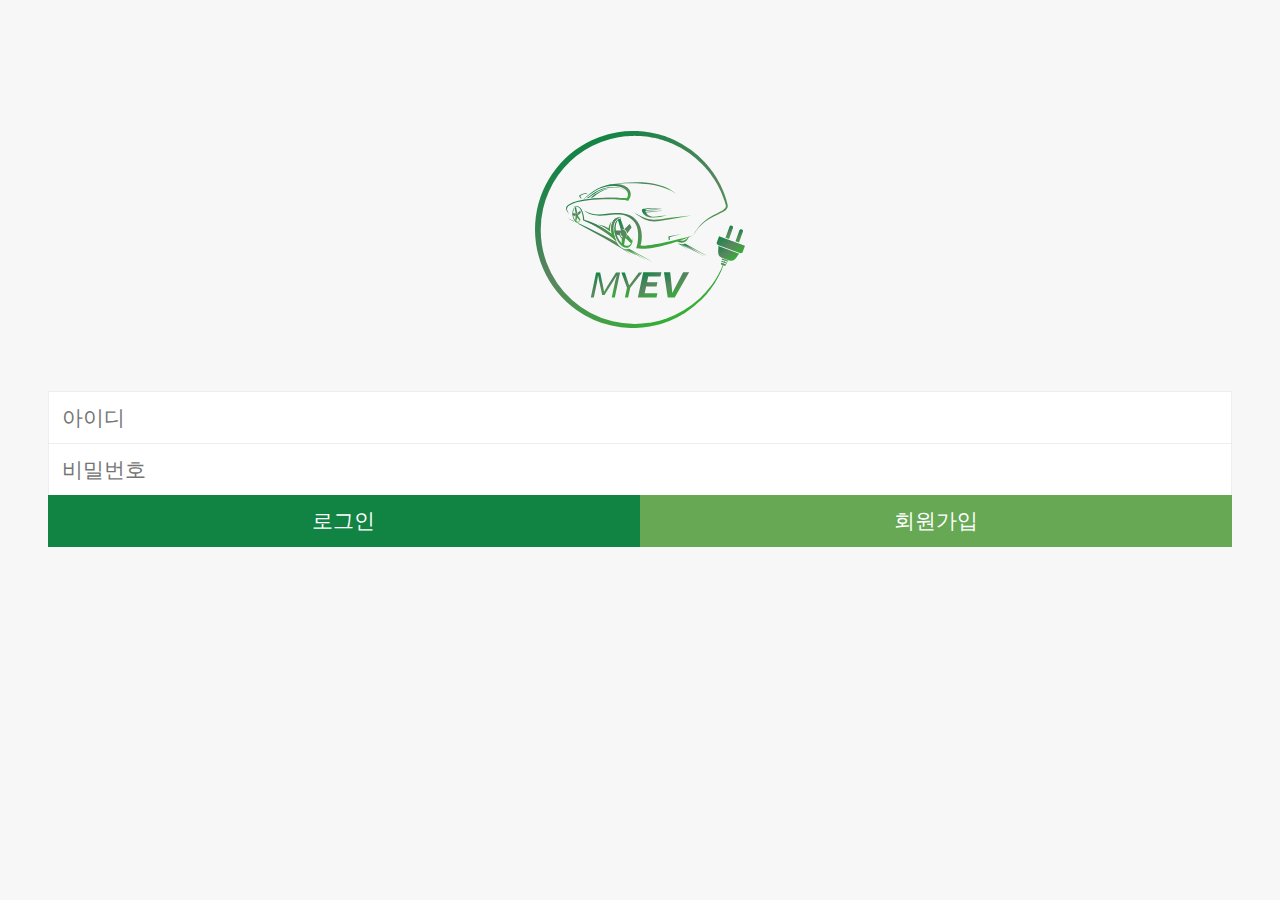
<file: login.html>
<!DOCTYPE html>
<html lang="ko">

<head>
  <meta charset="utf-8">
  <meta http-equiv="X-UA-Compatible" content="IE=edge">
  <meta name="viewport" content="width=device-width, initial-scale=1">
  <title>중속충전기</title>
  <link href="css/style.css" rel="stylesheet">
  <!-- javaScript  -->
  <script src="js/jquery-1.11.3.min.js"></script>
  <script src="js/common.js"></script>

</head>

<body class="login">
  <!-- S:skip_navi -->
  <div class="skip_navi"> <a class="sr-only sr-only-focusable" href="#header">헤더 바로가기</a> <a class="sr-only sr-only-focusable" href="#content">본문 바로가기</a> <a class="sr-only sr-only-focusable" href="#footer">푸터 바로가기</a> </div>
  <!-- E:skip_navi -->
  <!-- S:header -->
  <header id="header">
    <h1><a href="/">중속충전기</a></h1>
  </header>
  <!-- E:header -->
  <!-- S:content -->
  <article id="content">
    <fieldset>
      <legend class="sr-only">로그인정보 입력폼 입니다.</legend>
      <label class="sr-only" for="user-id">아이디를 입력하세요</label>
      <input id="user-id" name="user-id" type="text" placeholder="아이디">
      <label class="sr-only" for="user-password">비밀번호를 입력하세요</label>
      <input id="user-password" name="user-password" type="password" placeholder="비밀번호" class="passwd">
      <p class="btn-set">
        <a class="btn main" href="">로그인</a>
        <a class="btn sub" href="">회원가입</a>
      </p>
    </fieldset>
  </article>
  <!-- E:content -->
  <!-- S:footer -->
  <footer id="footer">
    <address>
        </address>
  </footer>
  <!-- E:footer -->
</body>

</html>
</file>
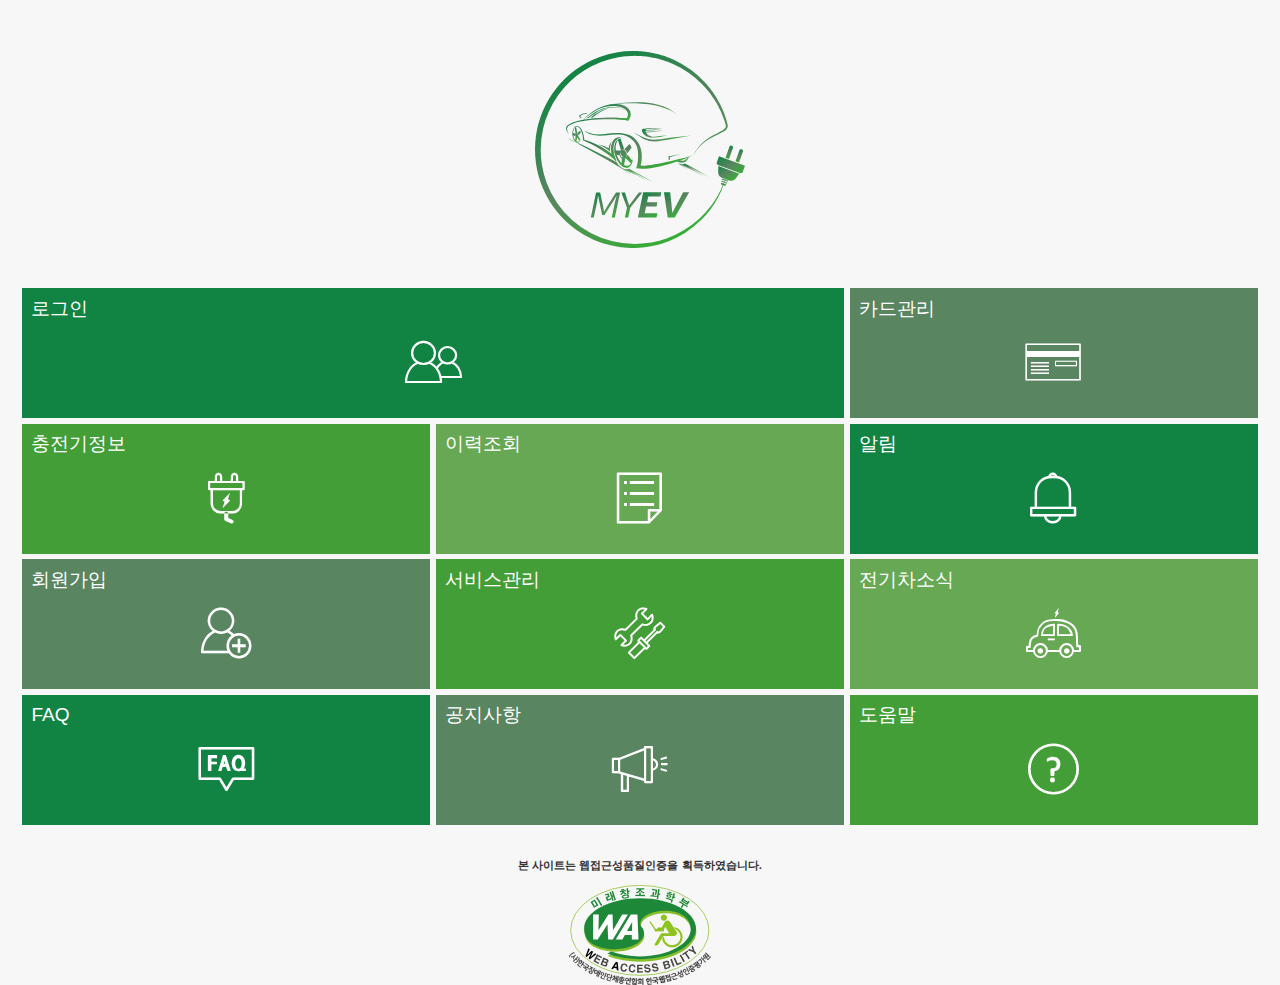
<file: main.html>
<!DOCTYPE html>
<html lang="ko">

<head>
  <meta charset="utf-8">
  <meta http-equiv="X-UA-Compatible" content="IE=edge">
  <meta name="viewport" content="width=device-width, initial-scale=1">
  <title>중속충전기</title>
  <link href="css/style.css" rel="stylesheet">
  <!-- javaScript  -->
  <script src="js/jquery-1.11.3.min.js"></script>
  <script src="js/common.js"></script>

</head>

<body class="main">
  <!-- S:skip_navi -->
  <div class="skip_navi"> <a class="sr-only sr-only-focusable" href="#header">헤더 바로가기</a> <a class="sr-only sr-only-focusable" href="#content">본문 바로가기</a> <a class="sr-only sr-only-focusable" href="#footer">푸터 바로가기</a> </div>
  <!-- E:skip_navi -->
  <!-- S:header -->
  <header id="header">
    <h1><a href="/">중속충전기</a></h1>
  </header>
  <!-- E:header -->
  <!-- S:content -->
  <article id="content">
    <nav id="main_menu">
      <ul>
        <li class="w2x">
          <a href="">
            <p>로그인</p><i class="fi icon-peoples"></i></a>
        </li>
        <li>
          <a href="">
            <p>카드관리</p><i class="fi icon-card"></i></a>
        </li>
        <li>
          <a href="">
            <p>충전기정보</p><i class="fi icon-plug"></i></a>
        </li>
        <li>
          <a href="">
            <p>이력조회</p><i class="fi icon-list"></i></a>
        </li>
        <li>
          <a href="">
            <p>알림</p><i class="fi icon-ring "></i></a>
        </li>
        <li>
          <a href="">
            <p>회원가입</p><i class="fi icon-sign"></i></a>
        </li>
        <li>
          <a href="">
            <p>서비스관리</p><i class="fi icon-service"></i></a>
        </li>
        <li>
          <a href="">
            <p>전기차소식</p><i class="fi icon-ev"></i></a>
        </li>
        <li>
          <a href="">
            <p>FAQ</p><i class="fi icon-faq"></i></a>
        </li>
        <li>
          <a href="">
            <p>공지사항</p><i class="fi icon-notice"></i></a>
        </li>
        <li>
          <a href="">
            <p>도움말</p><i class="fi icon-help"></i></a>
        </li>
      </ul>
    </nav>

    <h2 class="mark">본 사이트는 웹접근성품질인증을 획득하였습니다.</h2>

  </article>
  <!-- E:content -->
  <!-- S:footer -->
  <footer id="footer">
    <address>
        </address>
  </footer>
  <!-- E:footer -->
</body>

</html>
</file>
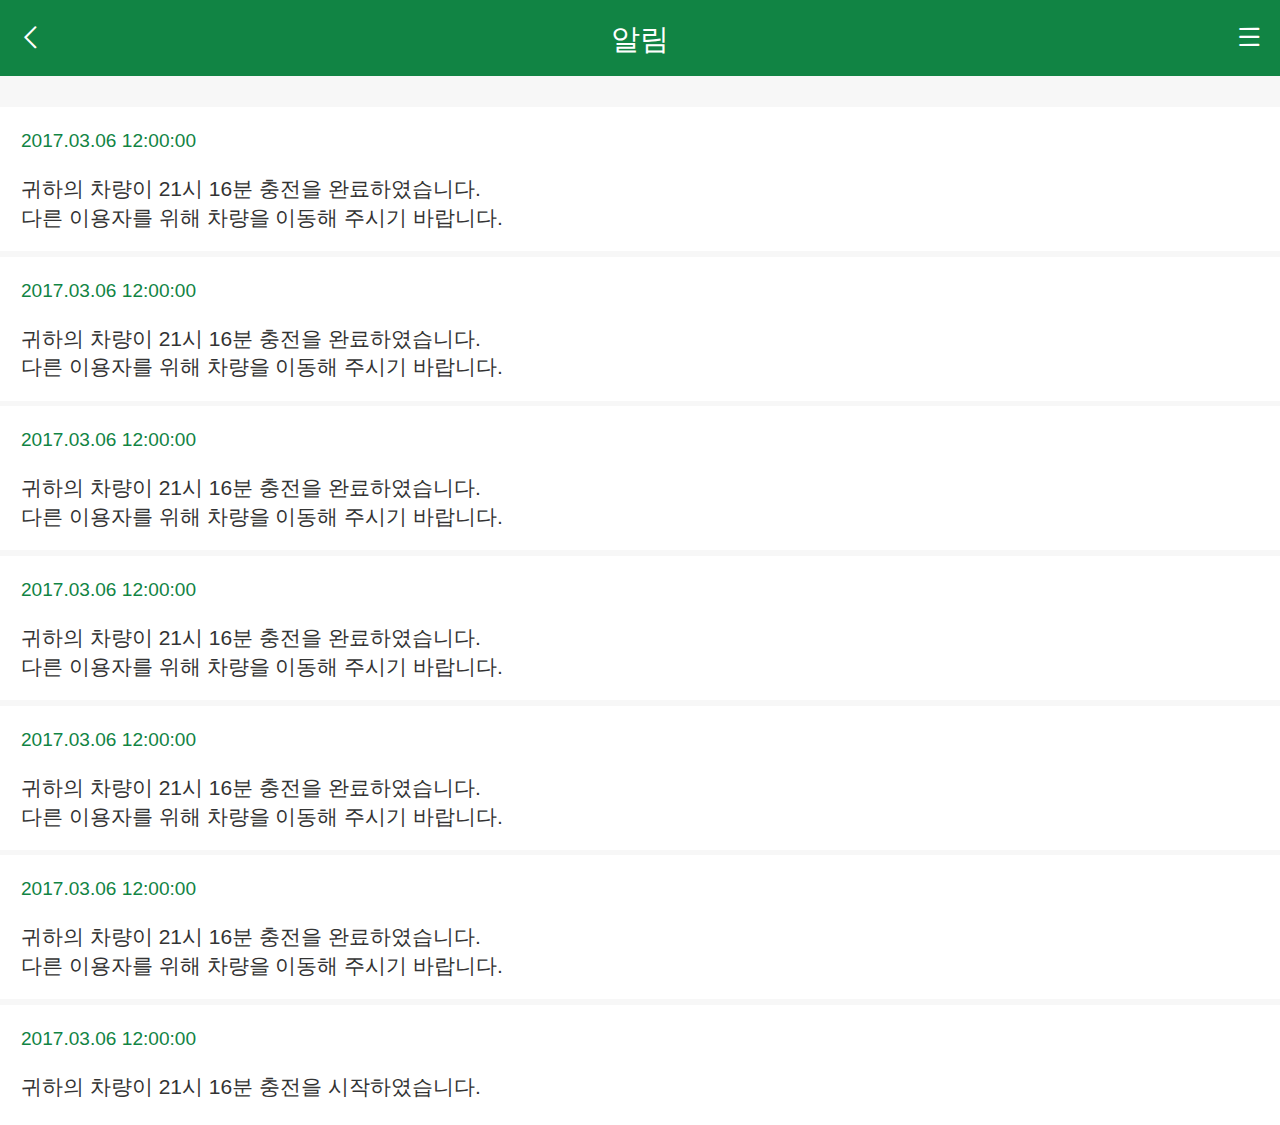
<file: sub-alert.html>
<!DOCTYPE html>
<html lang="ko">

<head>
    <meta charset="utf-8">
    <meta http-equiv="X-UA-Compatible" content="IE=edge">
    <meta name="viewport" content="width=device-width, initial-scale=1">
    <title>중속충전기</title>
    <link href="css/style.css" rel="stylesheet">
    <!-- javaScript  -->
    <script src="js/jquery-1.11.3.min.js"></script>
    <script src="js/common.js"></script>

</head>

<body class="sub">
    <!-- S:skip_navi -->
    <div class="skip_navi"> <a class="sr-only sr-only-focusable" href="#header">헤더 바로가기</a> <a class="sr-only sr-only-focusable" href="#content">본문 바로가기</a> <a class="sr-only sr-only-focusable" href="#footer">푸터 바로가기</a> </div>
    <!-- E:skip_navi -->
    <!-- S:header -->
    <header id="header">
        <h1 class="sr-only"><a href="/">중속충전기</a></h1>
        <h2><a href="/">알림</a></h2>

        <button class="back" herf="">뒤로가기<i class="fi icon-back"></i></button>
        <button class="menu" herf="">메뉴열기<i class="fi icon-menu"></i></button>
    </header>
    <nav id="sub-menu">
        <ul>
            <li><a href="">로그인</a></li>
            <li><a href="">카드관리</a></li>
            <li><a class="active" href="">충전기정보</a></li>
            <li><a href="">이력조회</a></li>
            <li><a href="">알림</a></li>
            <li><a href="">회원가입</a></li>
            <li><a href="">서비스관리</a></li>
            <li><a href="">전기차소식</a></li>
            <li><a href="">FAQ</a></li>
            <li><a href="">공지사항</a></li>
            <li><a href="">도움말</a></li>
        </ul>
        <button class="close" herf="">메뉴닫기<i class="fi icon-close"></i></button>
    </nav>
    <!-- E:header -->
    <!-- S:content -->
    <article id="content">
        <h3 class="sr-only">알림 목록입니다.</h3>
        <ul class="alert-list">
            <li>
                <i>2017.03.06 12:00:00</i>
                <h4>귀하의 차량이 21시 16분 충전을 완료하였습니다.</h4>
                <p>다른 이용자를 위해 차량을 이동해 주시기 바랍니다.</p>
            </li>
            <li>
                <i>2017.03.06 12:00:00</i>
                <h4>귀하의 차량이 21시 16분 충전을 완료하였습니다.</h4>
                <p>다른 이용자를 위해 차량을 이동해 주시기 바랍니다.</p>
            </li>
            <li>
                <i>2017.03.06 12:00:00</i>
                <h4>귀하의 차량이 21시 16분 충전을 완료하였습니다.</h4>
                <p>다른 이용자를 위해 차량을 이동해 주시기 바랍니다.</p>
            </li>
            <li>
                <i>2017.03.06 12:00:00</i>
                <h4>귀하의 차량이 21시 16분 충전을 완료하였습니다.</h4>
                <p>다른 이용자를 위해 차량을 이동해 주시기 바랍니다.</p>
            </li>
            <li>
                <i>2017.03.06 12:00:00</i>
                <h4>귀하의 차량이 21시 16분 충전을 완료하였습니다.</h4>
                <p>다른 이용자를 위해 차량을 이동해 주시기 바랍니다.</p>
            </li>
            <li>
                <i>2017.03.06 12:00:00</i>
                <h4>귀하의 차량이 21시 16분 충전을 완료하였습니다.</h4>
                <p>다른 이용자를 위해 차량을 이동해 주시기 바랍니다.</p>
            </li>
            <li>
                <i>2017.03.06 12:00:00</i>
                <h4>귀하의 차량이 21시 16분 충전을 시작하였습니다.</h4>
            </li>



        </ul>
    </article>
    <!-- E:content -->
    <!-- S:footer -->
    <footer id="footer">
        <address>
        </address>
    </footer>
    <!-- E:footer -->
</body>

</html>
</file>
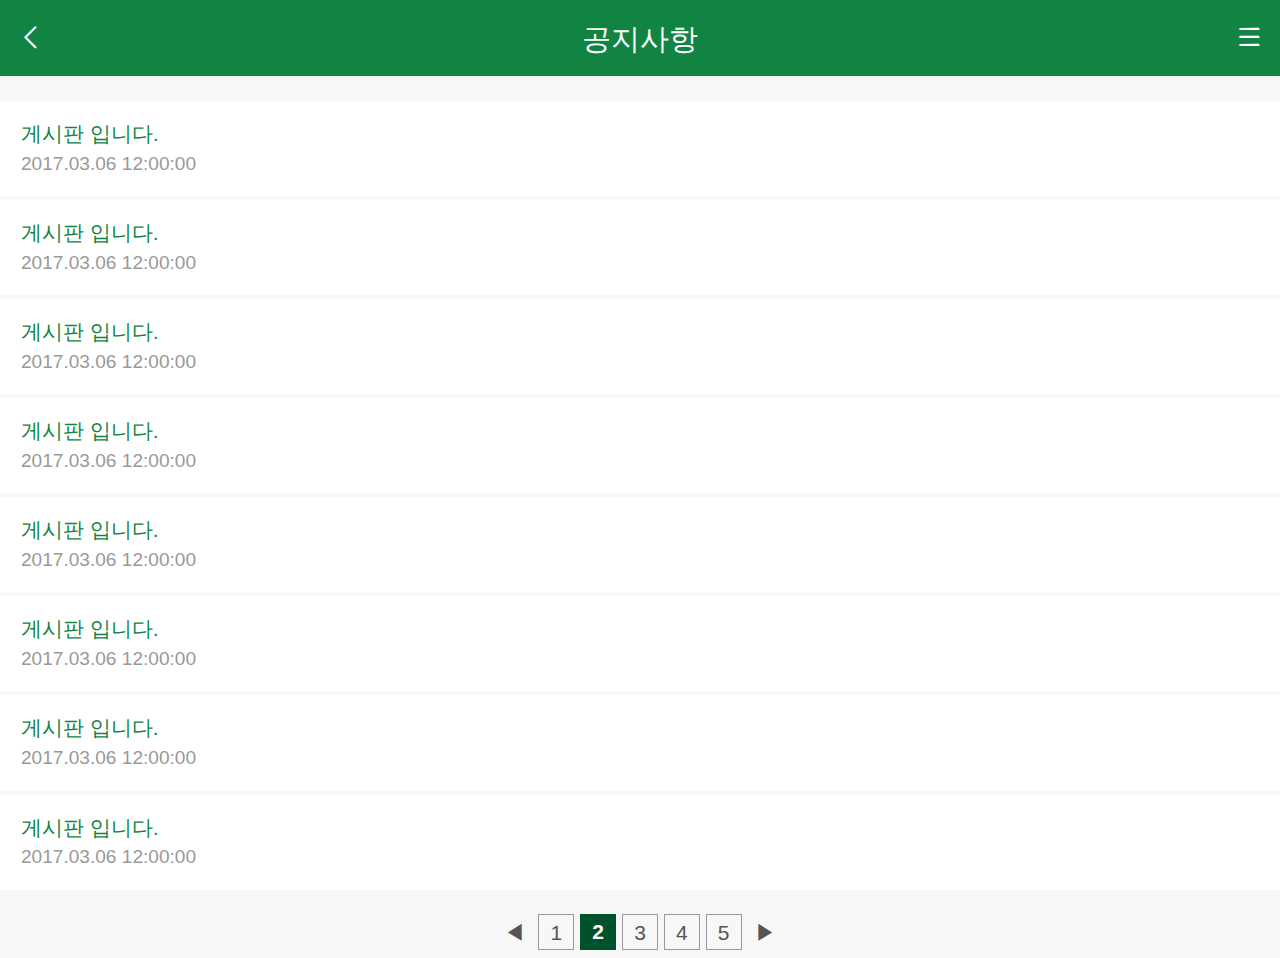
<file: sub-board-list.html>
<!DOCTYPE html>
<html lang="ko">

<head>
    <meta charset="utf-8">
    <meta http-equiv="X-UA-Compatible" content="IE=edge">
    <meta name="viewport" content="width=device-width, initial-scale=1">
    <title>중속충전기</title>
    <link href="css/style.css" rel="stylesheet">
    <!-- javaScript  -->
    <script src="js/jquery-1.11.3.min.js"></script>
    <script src="js/common.js"></script>

</head>

<body class="sub">
    <!-- S:skip_navi -->
    <div class="skip_navi"> <a class="sr-only sr-only-focusable" href="#header">헤더 바로가기</a> <a class="sr-only sr-only-focusable" href="#content">본문 바로가기</a> <a class="sr-only sr-only-focusable" href="#footer">푸터 바로가기</a> </div>
    <!-- E:skip_navi -->
    <!-- S:header -->
    <header id="header">
        <h1 class="sr-only"><a href="/">중속충전기</a></h1>
        <h2><a href="/">공지사항</a></h2>

        <button class="back" herf="">뒤로가기<i class="fi icon-back"></i></button>
        <button class="menu" herf="">메뉴열기<i class="fi icon-menu"></i></button>
    </header>
    <nav id="sub-menu">
        <ul>
            <li><a href="">로그인</a></li>
            <li><a href="">카드관리</a></li>
            <li><a class="active" href="">충전기정보</a></li>
            <li><a href="">이력조회</a></li>
            <li><a href="">알림</a></li>
            <li><a href="">회원가입</a></li>
            <li><a href="">서비스관리</a></li>
            <li><a href="">전기차소식</a></li>
            <li><a href="">FAQ</a></li>
            <li><a href="">공지사항</a></li>
            <li><a href="">도움말</a></li>
        </ul>
        <button class="close" herf="">메뉴닫기<i class="fi icon-close"></i></button>
    </nav>
    <!-- E:header -->
    <!-- S:content -->
    <article id="content">
        <h3 class="sr-only">게시판 목록 입니다.</h3>
        <ul class="board-list">
            <li>
                <a href="">
                    <h4>게시판 입니다.</h4>
                    <i>2017.03.06 12:00:00</i>
                </a>
            </li>
            <li>
                <a href="">
                    <h4>게시판 입니다.</h4>
                    <i>2017.03.06 12:00:00</i>
                </a>
            </li>
            <li>
                <a href="">
                    <h4>게시판 입니다.</h4>
                    <i>2017.03.06 12:00:00</i>
                </a>
            </li>
            <li>
                <a href="">
                    <h4>게시판 입니다.</h4>
                    <i>2017.03.06 12:00:00</i>
                </a>
            </li>
            <li>
                <a href="">
                    <h4>게시판 입니다.</h4>
                    <i>2017.03.06 12:00:00</i>
                </a>
            </li>
            <li>
                <a href="">
                    <h4>게시판 입니다.</h4>
                    <i>2017.03.06 12:00:00</i>
                </a>
            </li>
            <li>
                <a href="">
                    <h4>게시판 입니다.</h4>
                    <i>2017.03.06 12:00:00</i>
                </a>
            </li>
            <li>
                <a href="">
                    <h4>게시판 입니다.</h4>
                    <i>2017.03.06 12:00:00</i>
                </a>
            </li>
        </ul>

        <div class="paging">
            <a href="" class="arrow">이전 <i>◀</i></a>
            <a href="">1</a>
            <strong>2</strong>
            <a href="">3</a>
            <a href="">4</a>
            <a href="">5</a>
            <a href="" class="arrow">다음 <i>▶</i></a>
        </div>
    </article>
    <!-- E:content -->
    <!-- S:footer -->
    <footer id="footer">
        <address>
        </address>
    </footer>
    <!-- E:footer -->
</body>

</html>
</file>
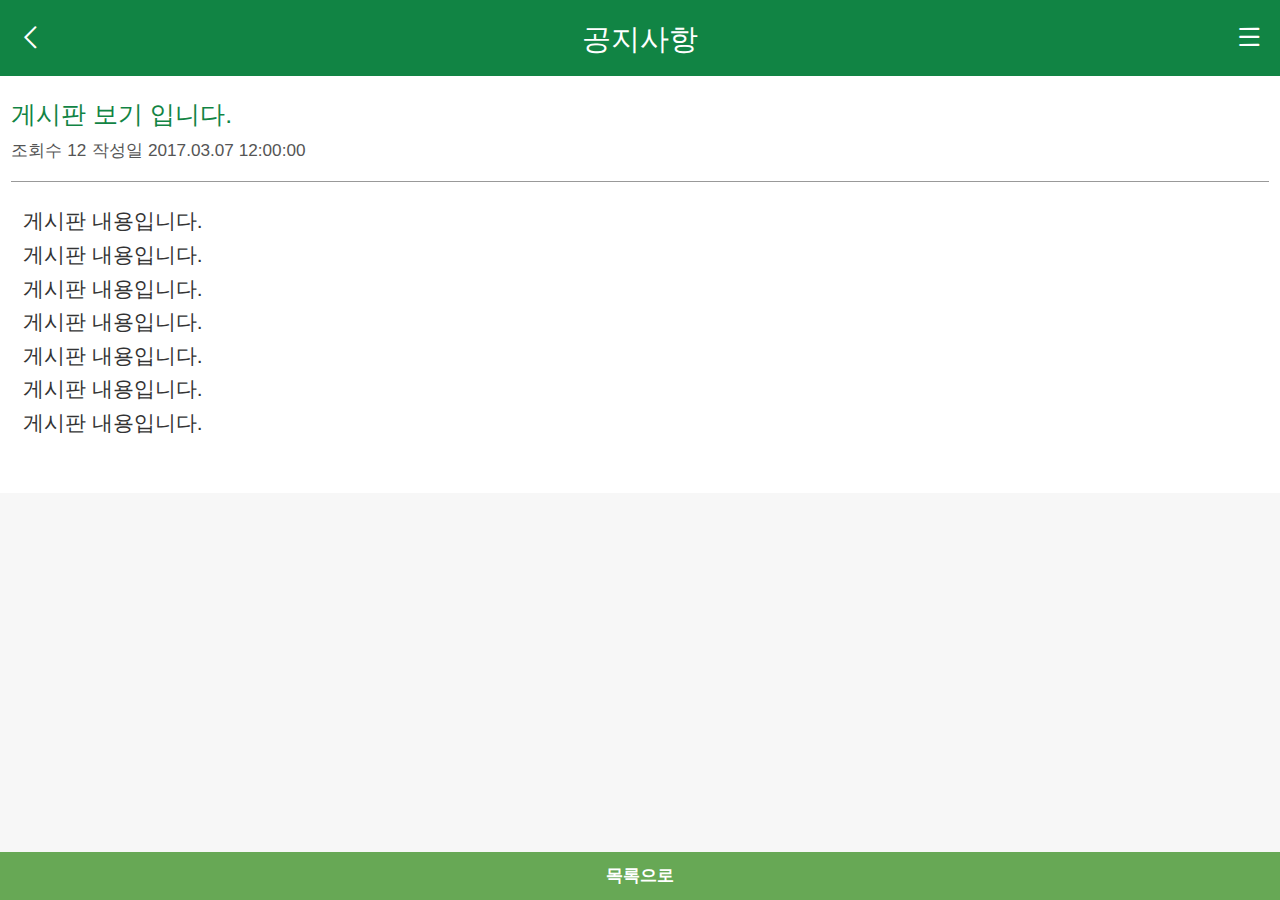
<file: sub-board-view.html>
<!DOCTYPE html>
<html lang="ko">

<head>
    <meta charset="utf-8">
    <meta http-equiv="X-UA-Compatible" content="IE=edge">
    <meta name="viewport" content="width=device-width, initial-scale=1">
    <title>중속충전기</title>
    <link href="css/style.css" rel="stylesheet">
    <!-- javaScript  -->
    <script src="js/jquery-1.11.3.min.js"></script>
    <script src="js/common.js"></script>

</head>

<body class="sub">
    <!-- S:skip_navi -->
    <div class="skip_navi"> <a class="sr-only sr-only-focusable" href="#header">헤더 바로가기</a> <a class="sr-only sr-only-focusable" href="#content">본문 바로가기</a> <a class="sr-only sr-only-focusable" href="#footer">푸터 바로가기</a> </div>
    <!-- E:skip_navi -->
    <!-- S:header -->
    <header id="header">
        <h1 class="sr-only"><a href="/">중속충전기</a></h1>
        <h2><a href="/">공지사항</a></h2>

        <button class="back" herf="">뒤로가기<i class="fi icon-back"></i></button>
        <button class="menu" herf="">메뉴열기<i class="fi icon-menu"></i></button>
    </header>
    <nav id="sub-menu">
        <ul>
            <li><a href="">로그인</a></li>
            <li><a href="">카드관리</a></li>
            <li><a class="active" href="">충전기정보</a></li>
            <li><a href="">이력조회</a></li>
            <li><a href="">알림</a></li>
            <li><a href="">회원가입</a></li>
            <li><a href="">서비스관리</a></li>
            <li><a href="">전기차소식</a></li>
            <li><a href="">FAQ</a></li>
            <li><a href="">공지사항</a></li>
            <li><a href="">도움말</a></li>
        </ul>
        <button class="close" herf="">메뉴닫기<i class="fi icon-close"></i></button>
    </nav>
    <!-- E:header -->
    <!-- S:content -->
    <article id="content">
        <h3 class="sr-only">게시판 보기 입니다.</h3>
        <div class="board-view">
            <div class="head">
                <h4>게시판 보기 입니다.</h4>
                <ul>
                    <li>
                        조회수 <strong>12</strong>
                    </li>
                    <li>
                        작성일 <strong>2017.03.07 12:00:00</strong>
                    </li>
                </ul>
            </div>
            <div class="content">
                게시판 내용입니다.<br> 게시판 내용입니다.<br> 게시판 내용입니다.<br> 게시판 내용입니다.<br> 게시판 내용입니다.<br> 게시판 내용입니다.<br> 게시판 내용입니다.<br>

            </div>
        </div>


        <p class="btn-set full">
            <a class="btn sub" href="">목록으로</a>
        </p>
    </article>
    <!-- E:content -->
    <!-- S:footer -->
    <footer id="footer">
        <address>
        </address>
    </footer>
    <!-- E:footer -->
</body>

</html>
</file>
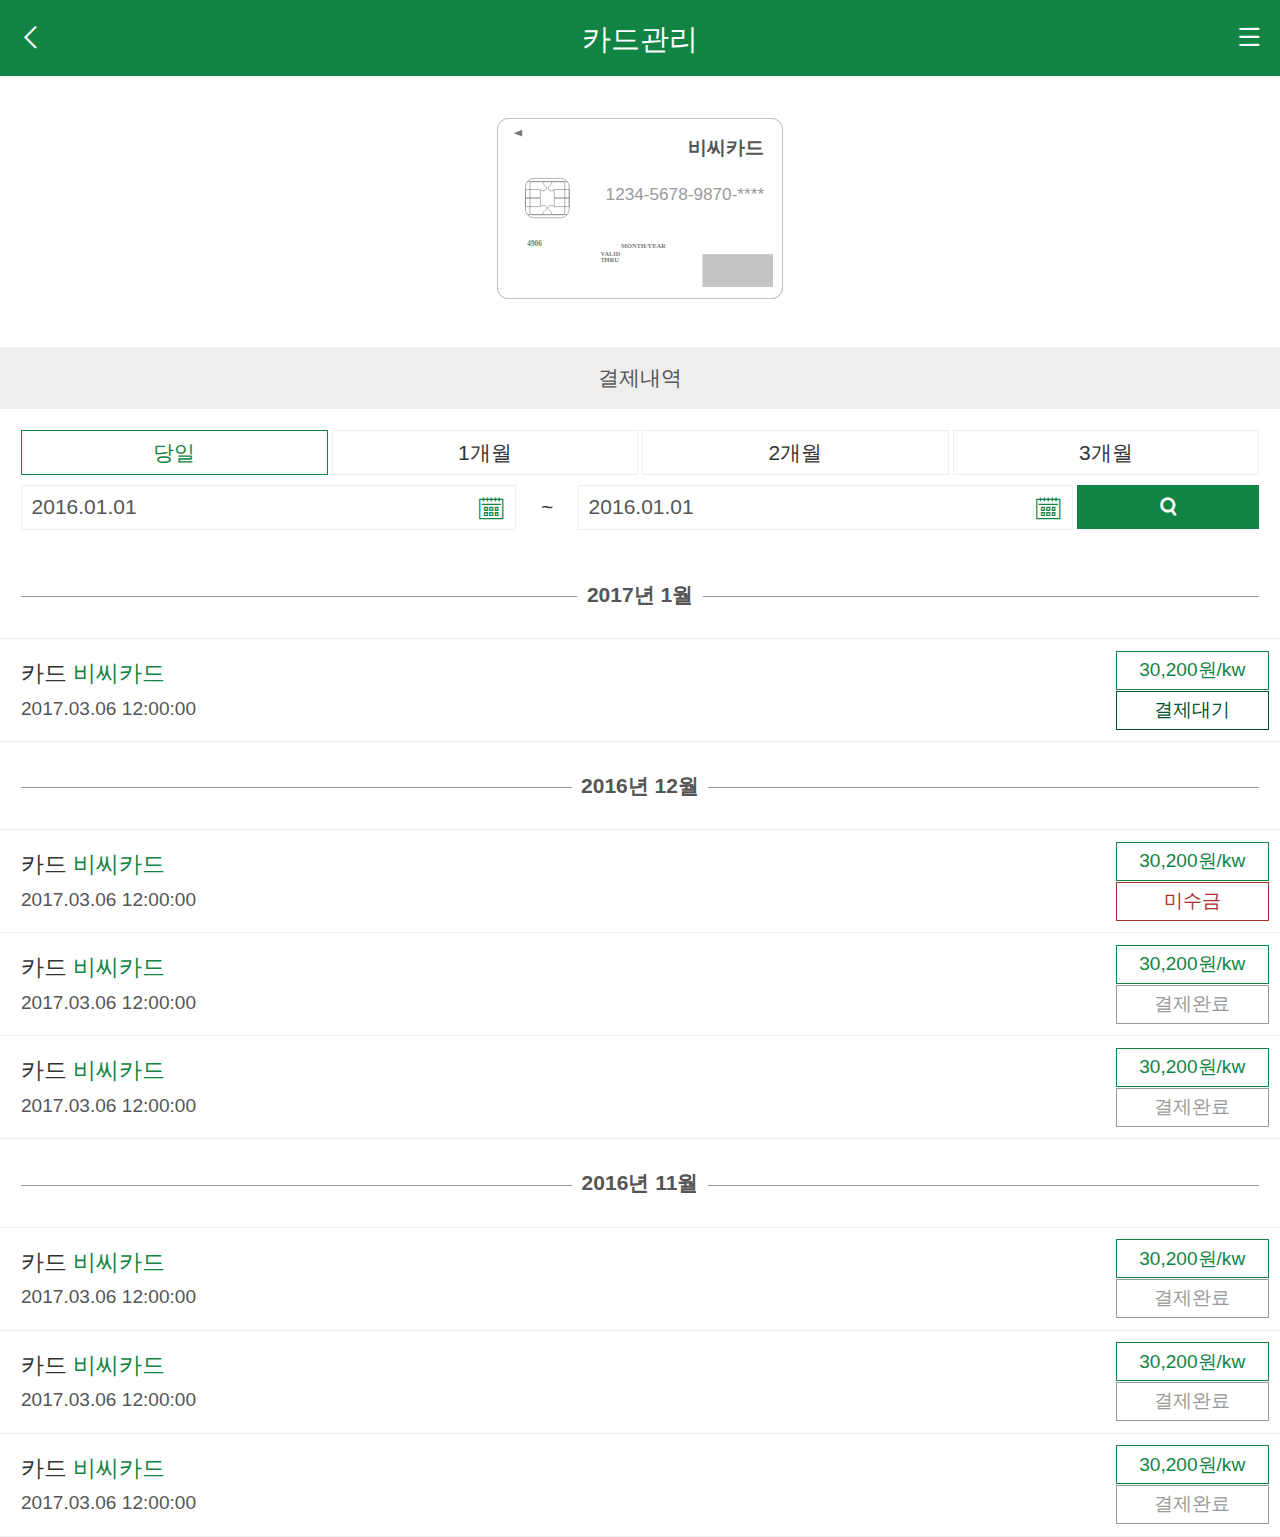
<file: sub-card.html>
<!DOCTYPE html>
<html lang="ko">

<head>
    <meta charset="utf-8">
    <meta http-equiv="X-UA-Compatible" content="IE=edge">
    <meta name="viewport" content="width=device-width, initial-scale=1">
    <title>중속충전기</title>
    <link href="css/style.css" rel="stylesheet">
    <!-- javaScript  -->
    <script src="js/jquery-1.11.3.min.js"></script>
    <script src="js/common.js"></script>

</head>

<body class="sub">
    <!-- S:skip_navi -->
    <div class="skip_navi"> <a class="sr-only sr-only-focusable" href="#header">헤더 바로가기</a> <a class="sr-only sr-only-focusable" href="#content">본문 바로가기</a> <a class="sr-only sr-only-focusable" href="#footer">푸터 바로가기</a> </div>
    <!-- E:skip_navi -->
    <!-- S:header -->
    <header id="header">
        <h1 class="sr-only"><a href="/">중속충전기</a></h1>
        <h2><a href="/">카드관리</a></h2>

        <button class="back" herf="">뒤로가기<i class="fi icon-back"></i></button>
        <button class="menu" herf="">메뉴열기<i class="fi icon-menu"></i></button>
    </header>
    <nav id="sub-menu">
        <ul>
            <li><a href="">로그인</a></li>
            <li><a href="">카드관리</a></li>
            <li><a class="active" href="">충전기정보</a></li>
            <li><a href="">이력조회</a></li>
            <li><a href="">알림</a></li>
            <li><a href="">회원가입</a></li>
            <li><a href="">서비스관리</a></li>
            <li><a href="">전기차소식</a></li>
            <li><a href="">FAQ</a></li>
            <li><a href="">공지사항</a></li>
            <li><a href="">도움말</a></li>
        </ul>
        <button class="close" herf="">메뉴닫기<i class="fi icon-close"></i></button>
    </nav>
    <!-- E:header -->
    <!-- S:content -->
    <article id="content">
        <div class="card-info">
          <div class="card">
            <strong>비씨카드</strong>
            <p>1234-5678-9870-****</p>
          </div>
        </div>
        <div class="use-list">
          <h3>결제내역</h3>
          <fieldset class="search">
            <legend class="sr-only">결제내역 조회</legend>
            <p class="btn-set">
              <input id="today" name="period" type="radio" checked><label for="today">당일</label>
              <input id="month1" name="period" type="radio"><label for="month1">1개월</label>
              <input id="month2" name="period" type="radio"><label for="month2">2개월</label>
              <input id="month3" name="period" type="radio"><label for="month3">3개월</label>
            </p>
            <div class="date">
              <p class="from">
                <strong>2016.01.01</strong>
                <button>시작일자 선택 <i class="fi icon-calendar"></i></button>
              </p>
              <p class="line">~</p>
              <p class="to">
                <strong>2016.01.01</strong>
                <button>종료일자 선택 <i class="fi icon-calendar"></i></button>
              </p>
              <button class="submit">조회 <i class="fi icon-search"></i></button>
            </div>
          </fieldset>



        <h3 class="sr-only">카드결제 목록입니다.</h3>
        <h4 class="line"><strong>2017년 1월</strong></h4>
        <ul class="history-list">
            <li>
                <h4>카드 <strong>비씨카드</strong></h4>
                <i>2017.03.06 12:00:00</i>
                <p class="price">30,200원/kw</p>
                <p class="stat standby">결제대기</p>
            </li>
        </ul>
        <h4 class="line"><strong>2016년 12월</strong></h4>
        <ul class="history-list">
            <li>
                <h4>카드 <strong>비씨카드</strong></h4>
                <i>2017.03.06 12:00:00</i>
                <p class="price">30,200원/kw</p>
                <p class="stat receivable">미수금</p>
            </li>

            <li>
                <h4>카드 <strong>비씨카드</strong></h4>
                <i>2017.03.06 12:00:00</i>
                <p class="price">30,200원/kw</p>
                <p class="stat complete">결제완료</p>
            </li>

            <li>
                <h4>카드 <strong>비씨카드</strong></h4>
                <i>2017.03.06 12:00:00</i>
                <p class="price">30,200원/kw</p>
                <p class="stat complete">결제완료</p>
            </li>
          </ul>
          <h4 class="line"><strong>2016년 11월</strong></h4>
          <ul class="history-list">
            <li>
                <h4>카드 <strong>비씨카드</strong></h4>
                <i>2017.03.06 12:00:00</i>
                <p class="price">30,200원/kw</p>
                <p class="stat complete">결제완료</p>
            </li>

            <li>
                <h4>카드 <strong>비씨카드</strong></h4>
                <i>2017.03.06 12:00:00</i>
                <p class="price">30,200원/kw</p>
                <p class="stat complete">결제완료</p>
            </li>

            <li>
                <h4>카드 <strong>비씨카드</strong></h4>
                <i>2017.03.06 12:00:00</i>
                <p class="price">30,200원/kw</p>
                <p class="stat complete">결제완료</p>
            </li>

        </ul>


      </div>
    </article>
    <!-- E:content -->
    <!-- S:footer -->
    <footer id="footer">
        <address>
        </address>
    </footer>
    <!-- E:footer -->
</body>

</html>
</file>
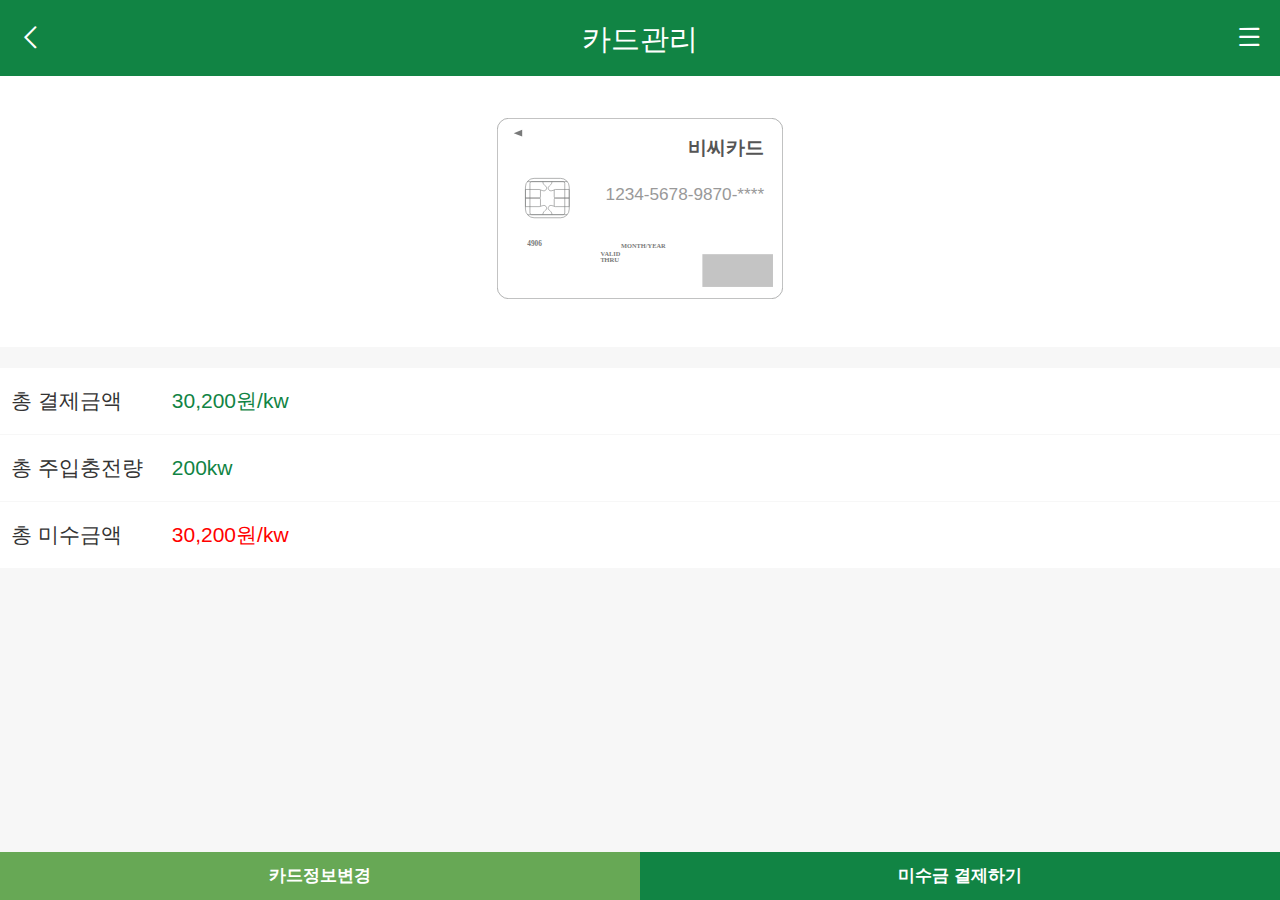
<file: sub-card2.html>
<!DOCTYPE html>
<html lang="ko">

<head>
    <meta charset="utf-8">
    <meta http-equiv="X-UA-Compatible" content="IE=edge">
    <meta name="viewport" content="width=device-width, initial-scale=1">
    <title>중속충전기</title>
    <link href="css/style.css" rel="stylesheet">
    <!-- javaScript  -->
    <script src="js/jquery-1.11.3.min.js"></script>
    <script src="js/common.js"></script>

</head>

<body class="sub">
    <!-- S:skip_navi -->
    <div class="skip_navi"> <a class="sr-only sr-only-focusable" href="#header">헤더 바로가기</a> <a class="sr-only sr-only-focusable" href="#content">본문 바로가기</a> <a class="sr-only sr-only-focusable" href="#footer">푸터 바로가기</a> </div>
    <!-- E:skip_navi -->
    <!-- S:header -->
    <header id="header">
        <h1 class="sr-only"><a href="/">중속충전기</a></h1>
        <h2><a href="/">카드관리</a></h2>

        <button class="back" herf="">뒤로가기<i class="fi icon-back"></i></button>
        <button class="menu" herf="">메뉴열기<i class="fi icon-menu"></i></button>
    </header>
    <nav id="sub-menu">
        <ul>
            <li><a href="">로그인</a></li>
            <li><a href="">카드관리</a></li>
            <li><a class="active" href="">충전기정보</a></li>
            <li><a href="">이력조회</a></li>
            <li><a href="">알림</a></li>
            <li><a href="">회원가입</a></li>
            <li><a href="">서비스관리</a></li>
            <li><a href="">전기차소식</a></li>
            <li><a href="">FAQ</a></li>
            <li><a href="">공지사항</a></li>
            <li><a href="">도움말</a></li>
        </ul>
        <button class="close" herf="">메뉴닫기<i class="fi icon-close"></i></button>
    </nav>
    <!-- E:header -->
    <!-- S:content -->
    <article id="content">
        <div class="card-info">
          <div class="card">
            <strong>비씨카드</strong>
            <p>1234-5678-9870-****</p>
          </div>
        </div>
      </div>
        <dl>
            <dt>총 결제금액</dt>
            <dd>30,200원/kw</dd>
            <dt>총 주입충전량</dt>
            <dd>200kw</dd>
            <dt>총 미수금액</dt>
            <dd class="red">30,200원/kw</dd>

        </dl>

        <p class="btn-set full">
            <a class="btn sub half" href="">카드정보변경</a>
            <a class="btn main half" href="">미수금 결제하기</a>
        </p>

    </article>
    <!-- E:content -->
    <!-- S:footer -->
    <footer id="footer">
        <address>
        </address>
    </footer>
    <!-- E:footer -->
</body>

</html>
</file>
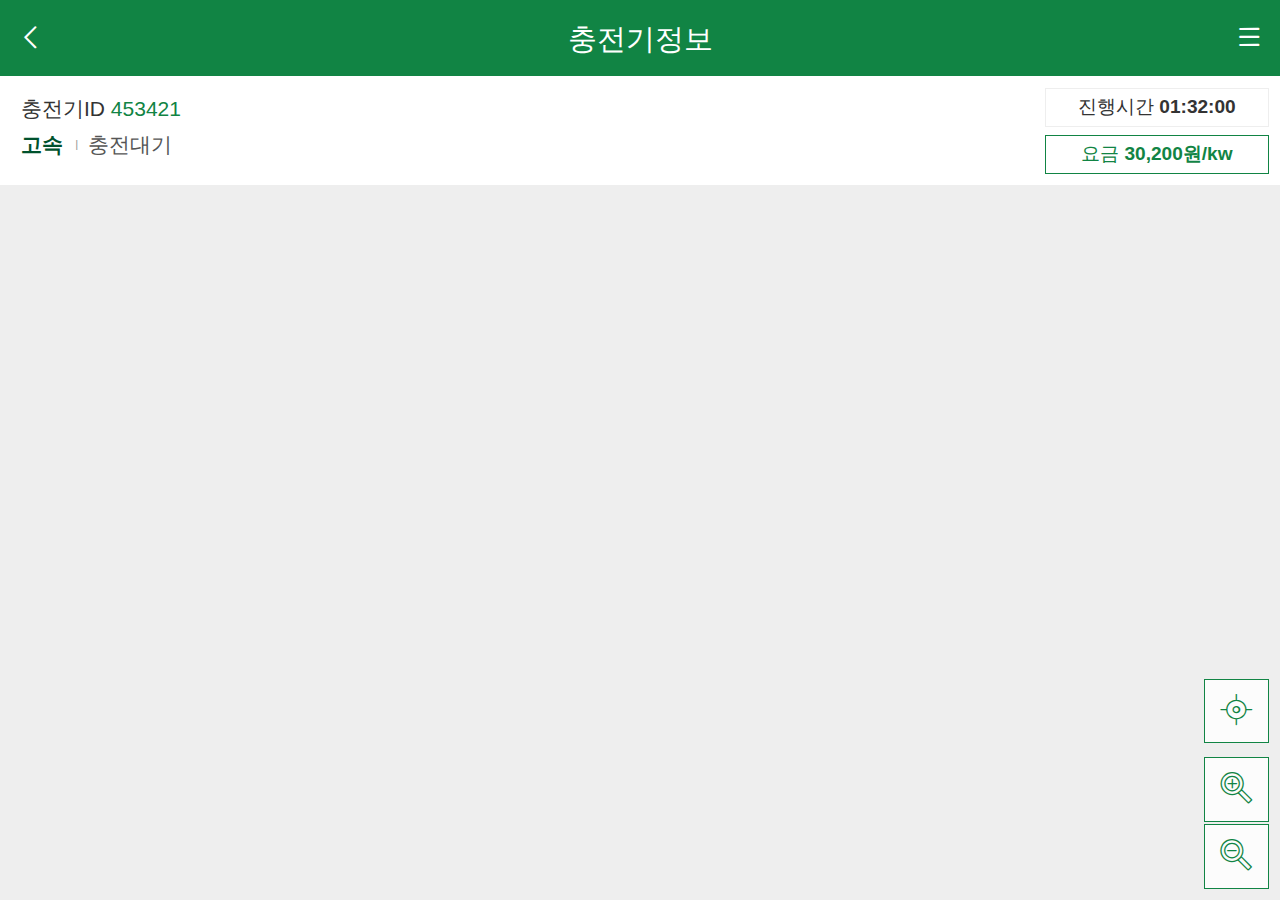
<file: sub-charger-map.html>
<!DOCTYPE html>
<html lang="ko">

<head>
    <meta charset="utf-8">
    <meta http-equiv="X-UA-Compatible" content="IE=edge">
    <meta name="viewport" content="width=device-width, initial-scale=1">
    <title>중속충전기</title>
    <link href="css/style.css" rel="stylesheet">
    <!-- javaScript  -->
    <script src="js/jquery-1.11.3.min.js"></script>
    <script src="js/common.js"></script>

</head>

<body class="sub">
    <!-- S:skip_navi -->
    <div class="skip_navi"> <a class="sr-only sr-only-focusable" href="#header">헤더 바로가기</a> <a class="sr-only sr-only-focusable" href="#content">본문 바로가기</a> <a class="sr-only sr-only-focusable" href="#footer">푸터 바로가기</a> </div>
    <!-- E:skip_navi -->
    <!-- S:header -->
    <header id="header">
        <h1 class="sr-only"><a href="/">중속충전기</a></h1>
        <h2><a href="/">충전기정보</a></h2>
        <button class="back" herf="">뒤로가기<i class="fi icon-back"></i></button>
        <button class="menu" herf="">메뉴열기<i class="fi icon-menu"></i></button>
    </header>
    <nav id="sub-menu">
        <ul>
            <li><a href="">로그인</a></li>
            <li><a href="">카드관리</a></li>
            <li><a class="active" href="">충전기정보</a></li>
            <li><a href="">이력조회</a></li>
            <li><a href="">알림</a></li>
            <li><a href="">회원가입</a></li>
            <li><a href="">서비스관리</a></li>
            <li><a href="">전기차소식</a></li>
            <li><a href="">FAQ</a></li>
            <li><a href="">공지사항</a></li>
            <li><a href="">도움말</a></li>
        </ul>
        <button class="close" herf="">메뉴닫기<i class="fi icon-close"></i></button>
    </nav>
    <!-- E:header -->
    <!-- S:content -->
    <article id="content">
        <h3 class="sr-only">충전기 목록입니다.</h3>
        <div class="map-info">
            <h4>충전기ID <strong>453421</strong></h4>
            <ul>
                <li>충전속도 <strong class="high">고속</strong></li>
                <!-- class : high, middle, low -->
                <li>충전기상태 <strong class="stop">충전대기</strong></li>
                <!-- class : ing, stop -->
            </ul>
            <p class="time">진행시간 <strong>01:32:00</strong>
                <p class="price">요금 <strong>30,200원/kw</strong></p>
        </div>


        <div class="map-area">
            <!-- ul class="tabs">
                <li><a href="">현재충전기</a></li>
                <li><a class="active" href="">근처충전기</a></li>
            </ul -->
            <ul class="zoom">
                <li><a href="">지도확대<i class="fi icon-zoom_plus"></i></a></li>
                <li><a href="">지도축소<i class="fi icon-zoom_minus"></i></a></li>
            </ul>
            <p class="location"><a href="">현재위치<i class="fi icon-location"></i></a></p>
        </div>


    </article>
    <!-- E:content -->
    <!-- S:footer -->
    <footer id="footer">
        <address>
        </address>
    </footer>
    <!-- E:footer -->
</body>

</html>
</file>
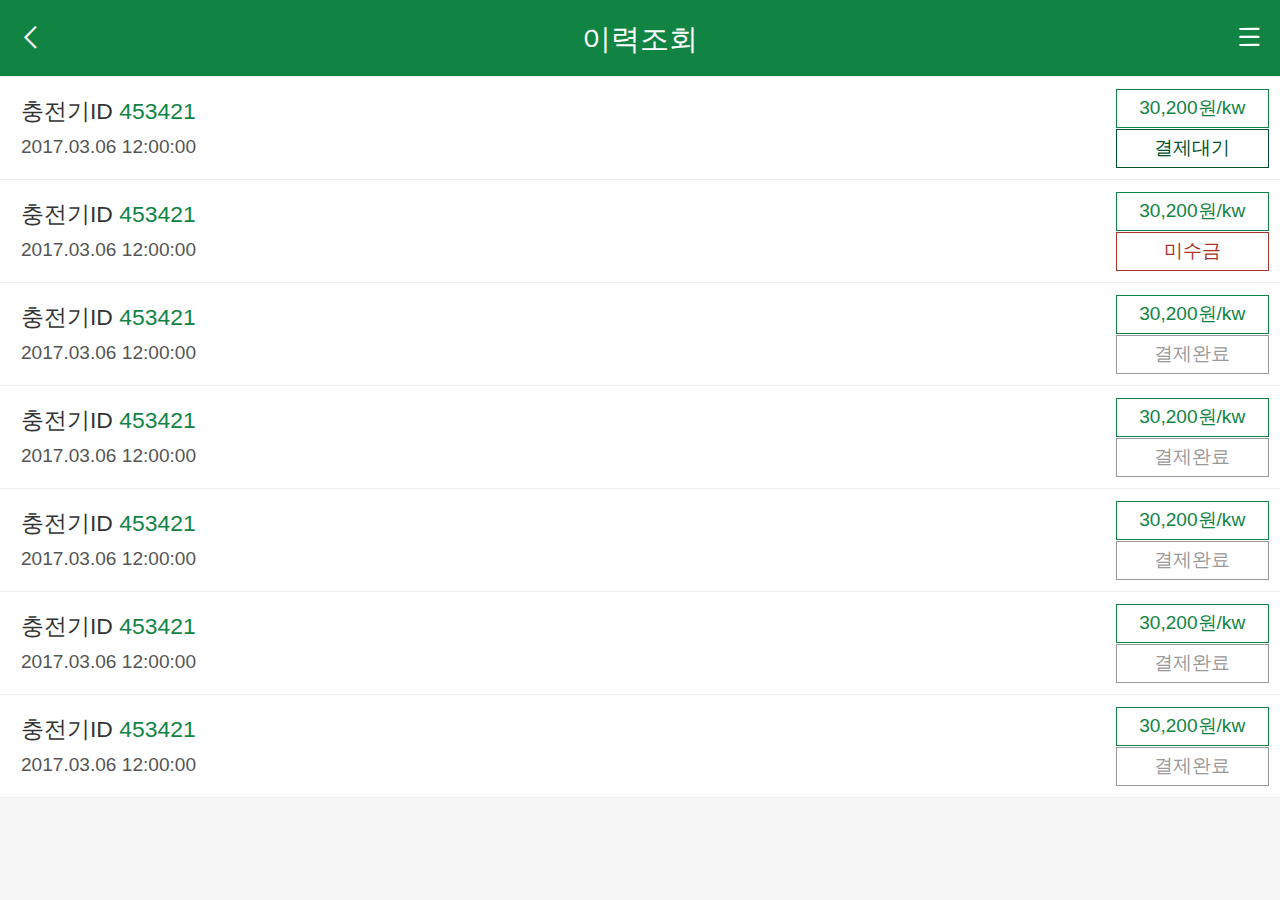
<file: sub-history.html>
<!DOCTYPE html>
<html lang="ko">

<head>
    <meta charset="utf-8">
    <meta http-equiv="X-UA-Compatible" content="IE=edge">
    <meta name="viewport" content="width=device-width, initial-scale=1">
    <title>중속충전기</title>
    <link href="css/style.css" rel="stylesheet">
    <!-- javaScript  -->
    <script src="js/jquery-1.11.3.min.js"></script>
    <script src="js/common.js"></script>

</head>

<body class="sub">
    <!-- S:skip_navi -->
    <div class="skip_navi"> <a class="sr-only sr-only-focusable" href="#header">헤더 바로가기</a> <a class="sr-only sr-only-focusable" href="#content">본문 바로가기</a> <a class="sr-only sr-only-focusable" href="#footer">푸터 바로가기</a> </div>
    <!-- E:skip_navi -->
    <!-- S:header -->
    <header id="header">
        <h1 class="sr-only"><a href="/">중속충전기</a></h1>
        <h2><a href="/">이력조회</a></h2>

        <button class="back" herf="">뒤로가기<i class="fi icon-back"></i></button>
        <button class="menu" herf="">메뉴열기<i class="fi icon-menu"></i></button>
    </header>
    <nav id="sub-menu">
        <ul>
            <li><a href="">로그인</a></li>
            <li><a href="">카드관리</a></li>
            <li><a class="active" href="">충전기정보</a></li>
            <li><a href="">이력조회</a></li>
            <li><a href="">알림</a></li>
            <li><a href="">회원가입</a></li>
            <li><a href="">서비스관리</a></li>
            <li><a href="">전기차소식</a></li>
            <li><a href="">FAQ</a></li>
            <li><a href="">공지사항</a></li>
            <li><a href="">도움말</a></li>
        </ul>
        <button class="close" herf="">메뉴닫기<i class="fi icon-close"></i></button>
    </nav>
    <!-- E:header -->
    <!-- S:content -->
    <article id="content">
        <h3 class="sr-only">충전기 목록입니다.</h3>
        <ul class="history-list">
            <li>
                <h4>충전기ID <strong>453421</strong></h4>
                <i>2017.03.06 12:00:00</i>
                <p class="price">30,200원/kw</p>
                <p class="stat standby">결제대기</p>
            </li>

            <li>
                <h4>충전기ID <strong>453421</strong></h4>
                <i>2017.03.06 12:00:00</i>
                <p class="price">30,200원/kw</p>
                <p class="stat receivable">미수금</p>
            </li>

            <li>
                <h4>충전기ID <strong>453421</strong></h4>
                <i>2017.03.06 12:00:00</i>
                <p class="price">30,200원/kw</p>
                <p class="stat complete">결제완료</p>
            </li>

            <li>
                <h4>충전기ID <strong>453421</strong></h4>
                <i>2017.03.06 12:00:00</i>
                <p class="price">30,200원/kw</p>
                <p class="stat complete">결제완료</p>
            </li>

            <li>
                <h4>충전기ID <strong>453421</strong></h4>
                <i>2017.03.06 12:00:00</i>
                <p class="price">30,200원/kw</p>
                <p class="stat complete">결제완료</p>
            </li>

            <li>
                <h4>충전기ID <strong>453421</strong></h4>
                <i>2017.03.06 12:00:00</i>
                <p class="price">30,200원/kw</p>
                <p class="stat complete">결제완료</p>
            </li>

            <li>
                <h4>충전기ID <strong>453421</strong></h4>
                <i>2017.03.06 12:00:00</i>
                <p class="price">30,200원/kw</p>
                <p class="stat complete">결제완료</p>
            </li>

        </ul>
    </article>
    <!-- E:content -->
    <!-- S:footer -->
    <footer id="footer">
        <address>
        </address>
    </footer>
    <!-- E:footer -->
</body>

</html>
</file>
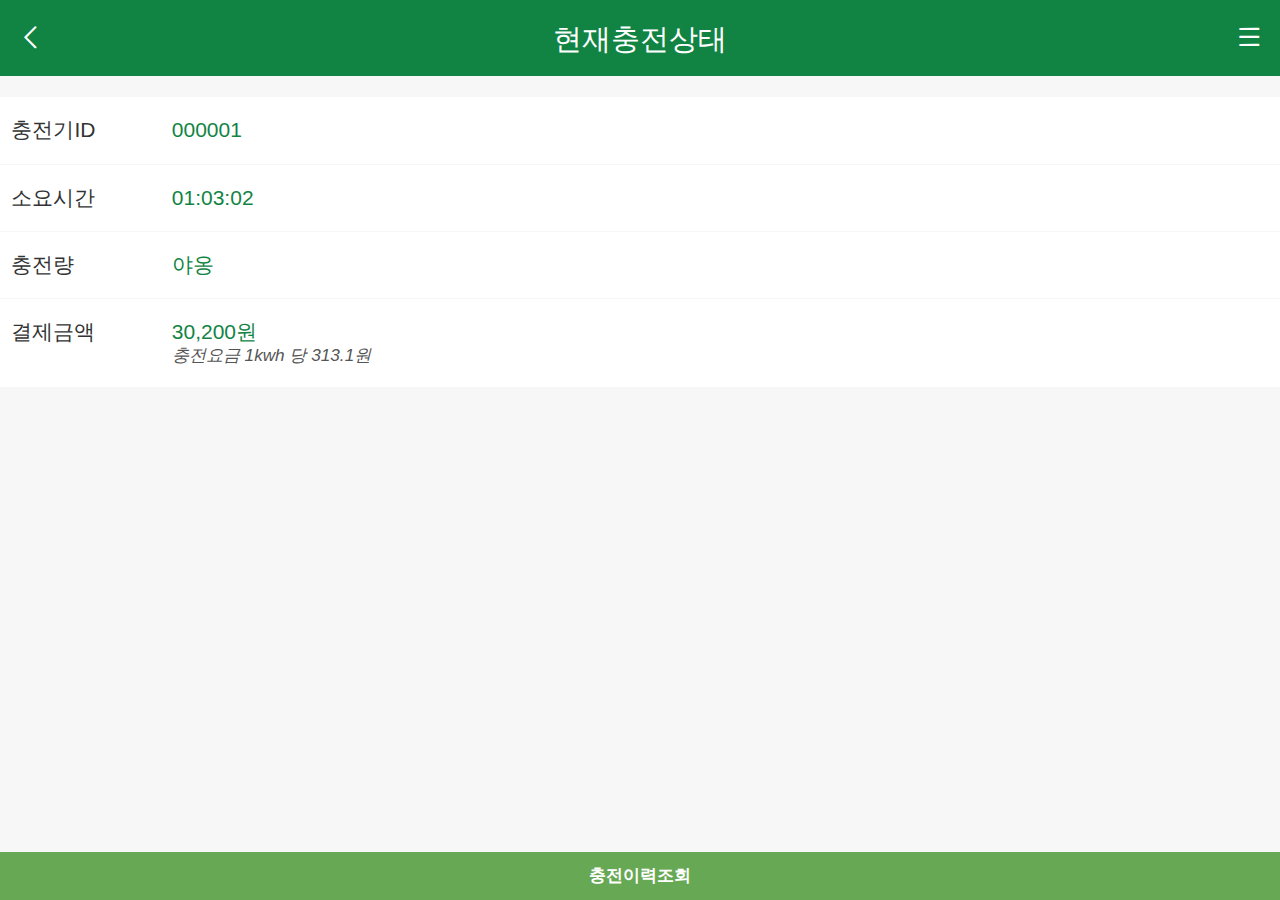
<file: sub-info.html>
<!DOCTYPE html>
<html lang="ko">

<head>
    <meta charset="utf-8">
    <meta http-equiv="X-UA-Compatible" content="IE=edge">
    <meta name="viewport" content="width=device-width, initial-scale=1">
    <title>중속충전기</title>
    <link href="css/style.css" rel="stylesheet">
    <!-- javaScript  -->
    <script src="js/jquery-1.11.3.min.js"></script>
    <script src="js/common.js"></script>

</head>

<body class="sub">
    <!-- S:skip_navi -->
    <div class="skip_navi"> <a class="sr-only sr-only-focusable" href="#header">헤더 바로가기</a> <a class="sr-only sr-only-focusable" href="#content">본문 바로가기</a> <a class="sr-only sr-only-focusable" href="#footer">푸터 바로가기</a> </div>
    <!-- E:skip_navi -->
    <!-- S:header -->
    <header id="header">
        <h1 class="sr-only"><a href="/">중속충전기</a></h1>
        <h2><a href="/">현재충전상태</a></h2>

        <button class="back" herf="">뒤로가기<i class="fi icon-back"></i></button>
        <button class="menu" herf="">메뉴열기<i class="fi icon-menu"></i></button>
    </header>
    <nav id="sub-menu">
        <ul>
            <li><a href="">로그인</a></li>
            <li><a href="">카드관리</a></li>
            <li><a class="active" href="">충전기정보</a></li>
            <li><a href="">이력조회</a></li>
            <li><a href="">알림</a></li>
            <li><a href="">회원가입</a></li>
            <li><a href="">서비스관리</a></li>
            <li><a href="">전기차소식</a></li>
            <li><a href="">FAQ</a></li>
            <li><a href="">공지사항</a></li>
            <li><a href="">도움말</a></li>
        </ul>
        <button class="close" herf="">메뉴닫기<i class="fi icon-close"></i></button>
    </nav>
    <!-- E:header -->
    <!-- S:content -->
    <article id="content">
        <h3 class="sr-only">현재충전상태 입니다.</h3>

        <dl>
            <dt>충전기ID</dt>
            <dd>000001</dd>
            <dt>소요시간</dt>
            <dd>01:03:02</dd>
            <dt>충전량</dt>
            <dd>야옹</dd>
            <dt>결제금액</dt>
            <dd>30,200원 <i>충전요금 1kwh 당 313.1원</i></dd>

        </dl>


        <p class="btn-set full">
            <a class="btn sub" href="">충전이력조회</a>
        </p>

    </article>
    <!-- E:content -->
    <!-- S:footer -->
    <footer id="footer">
        <address>
        </address>
    </footer>
    <!-- E:footer -->
</body>

</html>
</file>
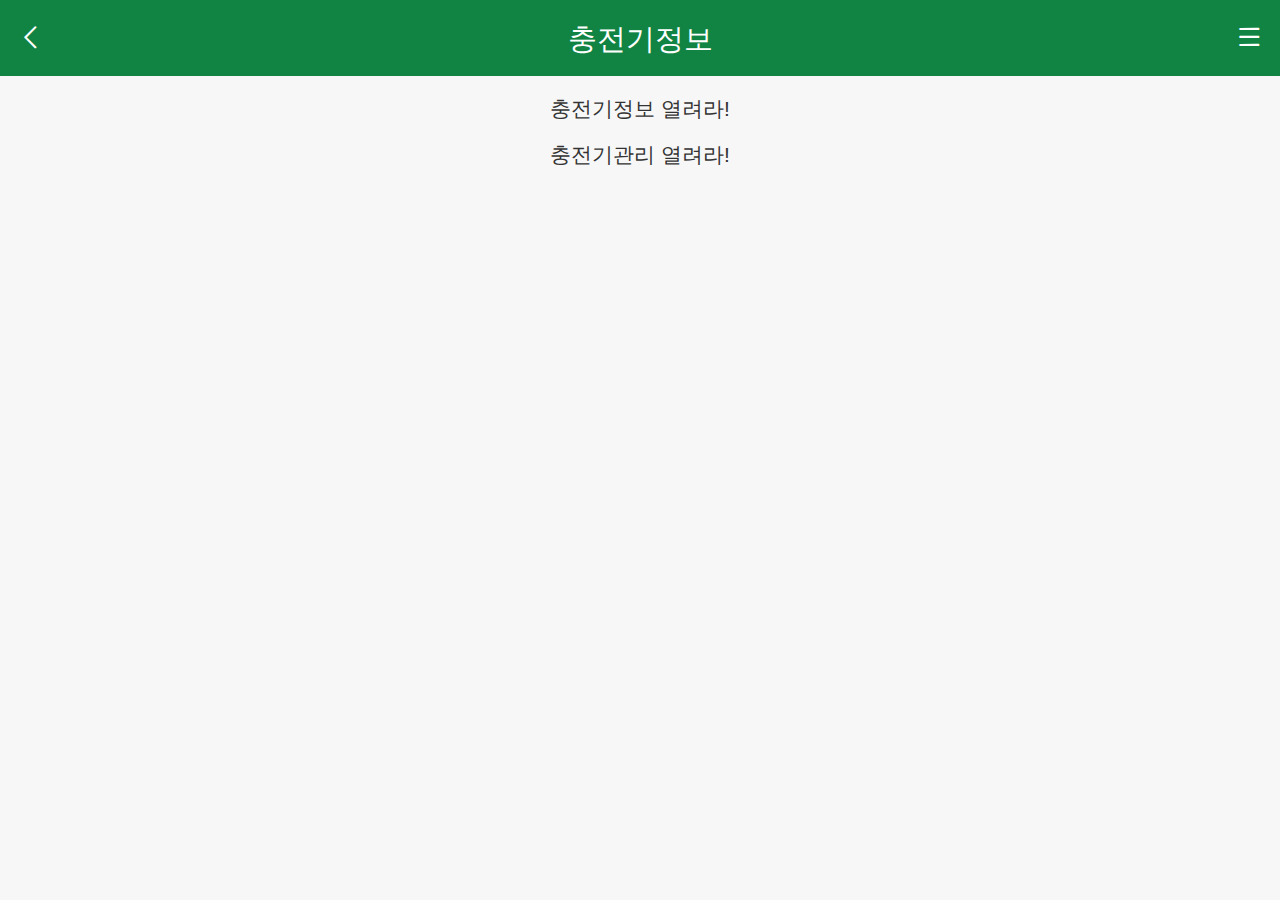
<file: sub-popup01.html>
<!DOCTYPE html>
<html lang="ko">

<head>
    <meta charset="utf-8">
    <meta http-equiv="X-UA-Compatible" content="IE=edge">
    <meta name="viewport" content="width=device-width, initial-scale=1">
    <title>중속충전기</title>
    <link href="css/style.css" rel="stylesheet">
    <!-- javaScript  -->
    <script src="js/jquery-1.11.3.min.js"></script>
    <script src="js/common.js"></script>

</head>

<body class="sub">
    <!-- S:skip_navi -->
    <div class="skip_navi"> <a class="sr-only sr-only-focusable" href="#header">헤더 바로가기</a> <a class="sr-only sr-only-focusable" href="#content">본문 바로가기</a> <a class="sr-only sr-only-focusable" href="#footer">푸터 바로가기</a> </div>
    <!-- E:skip_navi -->
    <!-- S:header -->
    <header id="header">
        <h1 class="sr-only"><a href="/">중속충전기</a></h1>
        <h2><a href="/">충전기정보</a></h2>
        <button class="back" herf="">뒤로가기<i class="fi icon-back"></i></button>
        <button class="menu" herf="">메뉴열기<i class="fi icon-menu"></i></button>
    </header>
    <nav id="sub-menu">
        <ul>
            <li><a href="">로그인</a></li>
            <li><a href="">카드관리</a></li>
            <li><a class="active" href="">충전기정보</a></li>
            <li><a href="">이력조회</a></li>
            <li><a href="">알림</a></li>
            <li><a href="">회원가입</a></li>
            <li><a href="">서비스관리</a></li>
            <li><a href="">전기차소식</a></li>
            <li><a href="">FAQ</a></li>
            <li><a href="">공지사항</a></li>
            <li><a href="">도움말</a></li>
        </ul>
        <button class="close" herf="">메뉴닫기<i class="fi icon-close"></i></button>
    </nav>
    <!-- E:header -->
    <!-- S:content -->
    <article id="content">

      <center>
            <p><a class="pop-btn" data="pop01">충전기정보 열려라!</a></p>
            <p><a class="pop-btn" data="pop02">충전기관리 열려라!</a></p>
      </center>



      <div id="pop01" class="popup">
        <h5>충전기 정보</h5>
        <h6>충전기ID <strong>453421</strong></h6>


        <ul class="pop-info">
            <li>
                <h7>채널ID <strong>1번 충전기</strong></h7>
                <i>시작시간 <strong>2017.03.06 12:00:00</strong></i>
                <i>종료시간 <strong>2017.03.06 12:00:00</strong></i>
                <p class="stat standby">대기중</p>
                <button class="admin">관리</button>
            </li>
            <li>
                <h7>채널ID <strong>1번 충전기</strong></h7>
                <i>시작시간 <strong>2017.03.06 12:00:00</strong></i>
                <i>종료시간 <strong>2017.03.06 12:00:00</strong></i>
                <p class="stat ing">충전중</p>
                <button class="admin">관리</button>
            </li>
            <li>
                <h7>채널ID <strong>1번 충전기</strong></h7>
                <i>시작시간 <strong>2017.03.06 12:00:00</strong></i>
                <i>종료시간 <strong>2017.03.06 12:00:00</strong></i>
                <p class="stat complete">완료</p>
                <button class="admin">관리</button>
            </li>
            <li>
                <h7>채널ID <strong>1번 충전기</strong></h7>
                <i>시작시간 <strong>2017.03.06 12:00:00</strong></i>
                <i>종료시간 <strong>2017.03.06 12:00:00</strong></i>
                <p class="stat complete">완료</p>
                <button class="admin">관리</button>
            </li>
            <li>
                <h7>채널ID <strong>1번 충전기</strong></h7>
                <i>시작시간 <strong>2017.03.06 12:00:00</strong></i>
                <i>종료시간 <strong>2017.03.06 12:00:00</strong></i>
                <p class="stat ing">충전중</p>
                <button class="admin">관리</button>
            </li>
            <li>
                <h7>채널ID <strong>1번 충전기</strong></h7>
                <i>시작시간 <strong>2017.03.06 12:00:00</strong></i>
                <i>종료시간 <strong>2017.03.06 12:00:00</strong></i>
                <p class="stat complete">완료</p>
                <button class="admin">관리</button>
            </li>
            <li>
                <h7>채널ID <strong>1번 충전기</strong></h7>
                <i>시작시간 <strong>2017.03.06 12:00:00</strong></i>
                <i>종료시간 <strong>2017.03.06 12:00:00</strong></i>
                <p class="stat complete">완료</p>
                <button class="admin">관리</button>
            </li>
        </ul>


        <p class="btn-set full">
            <a class="btn sub half" href="">저장</a>
            <a class="btn half" href="">닫기</a>
        </p>

      </div>



            <div id="pop02" class="popup">
              <h5>충전기 정보 관리</h5>



                  <fieldset class="admin">
                      <legend class="sr-only">관리정보 입력폼 입니다.</legend>
                      <h6 class="sr-only">관리정보</h6>
                      <dl>
                          <dt><label for="charger-id">충전기ID</label></dt>
                          <dd><input id="charger-id" name="charger-id" type="text" placeholder="충전기 ID를 입력하세요"></dd>
                          <dt><label for="channel-id">채널ID</label></dt>
                          <dd><input id="channel-id" name="channel-id" type="text" placeholder="채널ID를 입력하세요"></dd>

                          <dt><label for="status">충전기상태</dt>
                          <dd>
                            <p class="select">
                              <select id="status">
                                <option>정상</option>
                                <option>고장</option>
                              </select>
                              <i class="fi icon-back"></i>
                            </p>

                          </dd>
                          <dt><label for="comment">충전기상태사유</label></dt>
                          <dd><textarea id="comment" name="comment" type="text" placeholder="충전기상태 사유를 입력하세요"></textarea></dd>

                      </dl>

                                    <p class="btn-set full">
                                        <a class="btn sub half" href="">저장</a>
                                        <a class="btn half" href="">닫기</a>
                                    </p>

                  </fieldset>


            </div>

    </article>
    <!-- E:content -->
    <!-- S:footer -->
    <footer id="footer">
        <address>
        </address>
    </footer>
    <!-- E:footer -->
</body>

</html>
</file>
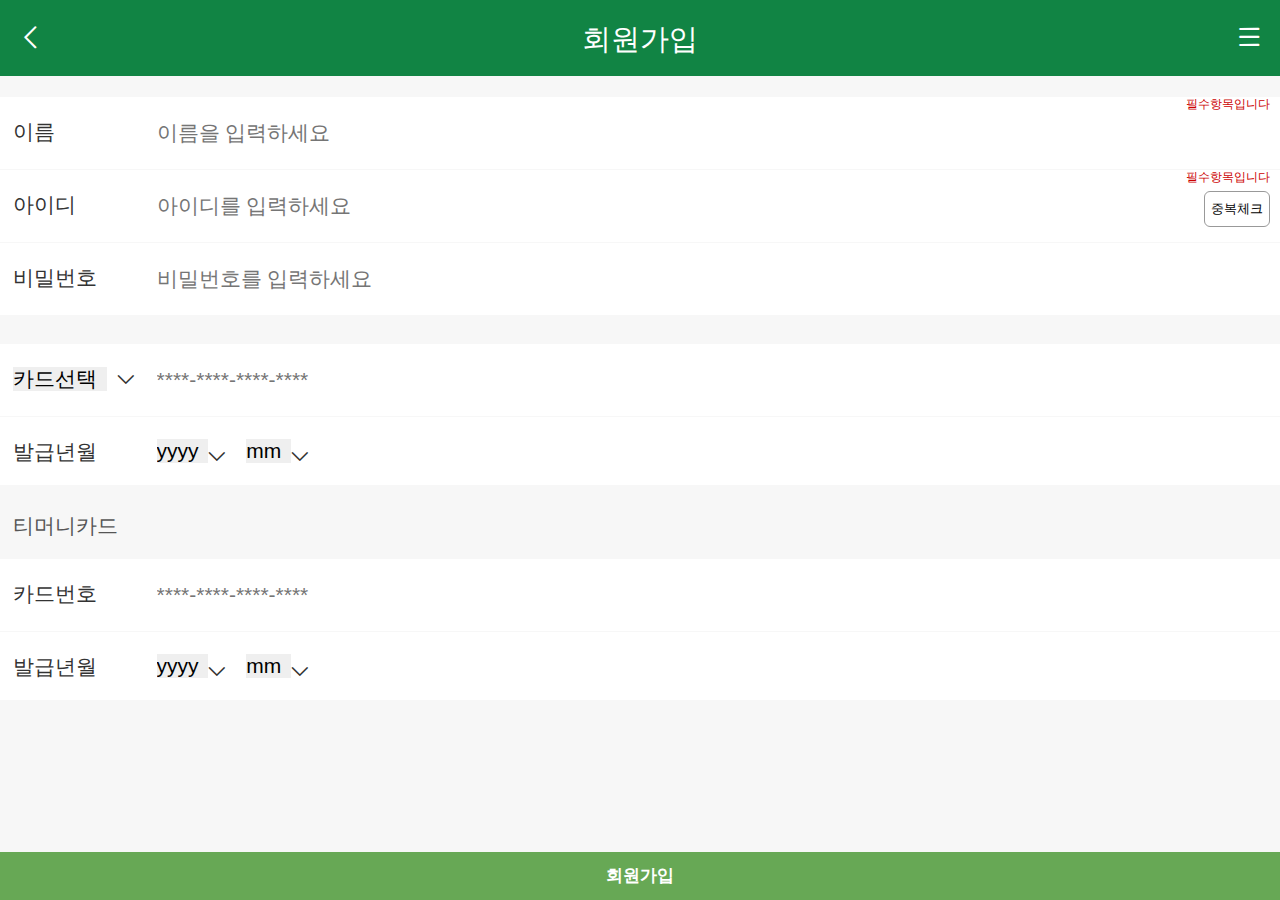
<file: sub-sign.html>
<!DOCTYPE html>
<html lang="ko">

<head>
  <meta charset="utf-8">
  <meta http-equiv="X-UA-Compatible" content="IE=edge">
  <meta name="viewport" content="width=device-width, initial-scale=1">
  <title>중속충전기</title>
  <link href="css/style.css" rel="stylesheet">
  <!-- javaScript  -->
  <script src="js/jquery-1.11.3.min.js"></script>
  <script src="js/common.js"></script>

</head>

<body class="sub">
  <!-- S:skip_navi -->
  <div class="skip_navi"> <a class="sr-only sr-only-focusable" href="#header">헤더 바로가기</a> <a class="sr-only sr-only-focusable" href="#content">본문 바로가기</a> <a class="sr-only sr-only-focusable" href="#footer">푸터 바로가기</a> </div>
  <!-- E:skip_navi -->
  <!-- S:header -->
  <header id="header">
    <h1 class="sr-only"><a href="/">중속충전기</a></h1>
    <h2><a href="/">회원가입</a></h2>

    <button class="back" herf="">뒤로가기<i class="fi icon-back"></i></button>
    <button class="menu" herf="">메뉴열기<i class="fi icon-menu"></i></button>
  </header>
  <nav id="sub-menu">
    <ul>
      <li><a href="">로그인</a></li>
      <li><a href="">카드관리</a></li>
      <li><a class="active" href="">충전기정보</a></li>
      <li><a href="">이력조회</a></li>
      <li><a href="">알림</a></li>
      <li><a href="">회원가입</a></li>
      <li><a href="">서비스관리</a></li>
      <li><a href="">전기차소식</a></li>
      <li><a href="">FAQ</a></li>
      <li><a href="">공지사항</a></li>
      <li><a href="">도움말</a></li>
    </ul>
    <button class="close" herf="">메뉴닫기<i class="fi icon-close"></i></button>
  </nav>
  <!-- E:header -->
  <!-- S:content -->
  <article id="content">
    <fieldset class="sign">
      <legend class="sr-only">회원정보를 입력하세요</legend>
      <h3 class="sr-only">회원가입 폼</h3>
      <h4 class="sr-only">기본정보</h4>
      <dl>
        <dt><label for="user-name">이름</label></dt>
        <dd><input id="user-name" name="user-name" type="text" placeholder="이름을 입력하세요"><i class="essential">필수항목입니다</i></dd>
        <dt><label for="user-id">아이디</label></dt>
        <dd>
          <input id="user-id" name="user-id" type="text" placeholder="아이디를 입력하세요">
          <button>중복체크</button>
          <i class="essential">필수항목입니다</i>
        </dd>
        <dt><label for="user-passwd">비밀번호</label></dt>
        <dd><input id="user-passwd" name="user-passwd" type="password" placeholder="비밀번호를 입력하세요"></dd>
      </dl>
      <h4><label class="sr-only" for="card">신용카드</label></h4>
      <dl>
        <dt>
                  <select id="card">
                    <option>카드선택</option>
                    <option>비씨카드</option>
                  </select>
                  <i class="fi icon-back"></i>
            </dt>
        <dd><input id="card-num" name="card-num" type="text" placeholder="****-****-****-****"></dd>
        <dt>발급년월</dt>
        <dd>
          <p class="select">
            <label class="sr-only" for="card-date">발급년도</label>
            <select>
                      <option>yyyy</option>
                    </select>
            <i class="fi icon-back"></i>
          </p>
          <p class="select">
            <label class="sr-only" for="card-date">발급일자</label>
            <select id="card-date">
                      <option>mm</option>
                    </select>
            <i class="fi icon-back"></i>
          </p>

        </dd>
      </dl>

      <h4>티머니카드</h4>
      <dl>
        <dt>카드번호</dt>
        <dd><input id="user-name" name="user-name" type="text" placeholder="****-****-****-****"></dd>
        <dt>발급년월</dt>
        <dd>
          <p class="select">
            <label class="sr-only" for="tmoney-year">발급년도</label>
            <select id="tmoney-year">
                      <option>yyyy</option>
                    </select>
            <i class="fi icon-back"></i>
          </p>
          <p class="select">
            <label class="sr-only" for="tmoney-date">발급일자</label>
            <select id="tmoney-date">
                      <option>mm</option>
                    </select>
            <i class="fi icon-back"></i>
          </p>
        </dd>
      </dl>

      <p class="btn-set full">
        <a class="btn sub" href="">회원가입</a>
      </p>

    </fieldset>
  </article>
  <!-- E:content -->
  <!-- S:footer -->
  <footer id="footer">
    <address>
        </address>
  </footer>
  <!-- E:footer -->
</body>

</html>
</file>
<file: css/style.css>
@import "normalize.css";@font-face{font-family:'infoUX';src:url('../fonts/infoUX.eot?ywf9x9');src:url('../fonts/infoUX.eot?ywf9x9#iefix') format('embedded-opentype'),url('../fonts/infoUX.ttf?ywf9x9') format('truetype'),url('../fonts/infoUX.woff?ywf9x9') format('woff'),url('../fonts/infoUX.svg?ywf9x9#infoUX') format('svg');font-weight:normal;font-style:normal}i.fi{font-family:'infoUX' !important;speak:none;font-style:normal;font-weight:normal;font-variant:normal;text-transform:none;line-height:1;font-size:inherit;-webkit-font-smoothing:antialiased;-moz-osx-font-smoothing:grayscale}.icon-back:before{content:"\e900"}.icon-calendar:before{content:"\e901"}.icon-card:before{content:"\e902"}.icon-close:before{content:"\e903"}.icon-ev:before{content:"\e904"}.icon-faq:before{content:"\e905"}.icon-help:before{content:"\e906"}.icon-list:before{content:"\e907"}.icon-location:before{content:"\e908"}.icon-menu:before{content:"\e909"}.icon-notice:before{content:"\e90a"}.icon-peoples:before{content:"\e90b"}.icon-plug:before{content:"\e90c"}.icon-ring:before{content:"\e90d"}.icon-search:before{content:"\e90e"}.icon-service:before{content:"\e90f"}.icon-sign:before{content:"\e910"}.icon-zoom_minus:before{content:"\e911"}.icon-zoom_plus:before{content:"\e912"}*{-webkit-box-sizing:border-box;-moz-box-sizing:border-box;box-sizing:border-box}.sr-only{position:absolute;width:1px;height:1px;padding:0;margin:-1px;overflow:hidden;clip:rect(0, 0, 0, 0);border:0}.sr-only-focusable:active,.sr-only-focusable:focus{position:static;width:auto;height:auto;margin:0;overflow:visible;clip:auto}a{text-decoration:none;color:#333}.btn{display:inline-block;text-align:center;padding:14px;font-size:1rem;color:#fff;background:#333}.btn.main{background:#118444}.btn.sub{background:#67a855}.btn-set{margin:0}.btn-set.full{position:fixed;left:0;right:0;bottom:0;font-size:0}.btn-set.full .btn{width:100%;font-size:.81818182rem;font-weight:600}.btn-set.full .half{width:50%}.paging{text-align:center;margin:20px 0}.paging a{display:inline-block;border:1px solid #999;color:#555;width:36px;height:36px;line-height:36px}.paging a.arrow{font-size:0;border-color:transparent}.paging a.arrow i{font-style:normal;font-size:1rem}.paging strong{display:inline-block;vertical-align:top;width:36px;height:36px;line-height:36px;background:#00522d;color:#fff}@media only screen and (max-width: 360px){html{font-size:16px}}@media only screen and (min-width: 361px) and (max-width: 480px){html{font-size:18px}}@media only screen and (min-width: 481px){html{font-size:21px}}html{min-width:320px;height:100%}body{font-family:HelveticaNeue-Light,AppleSDGothicNeo-Light,'Malgun Gothic','맑은 고딕',sans-serif;color:#333;height:100%}.main{background:#f7f7f7}.main header{margin:0;padding:0;text-align:center}.main header h1{display:inline-block;margin:2.09090909rem 0 1.63636364rem;width:10rem;height:10rem}.main header h1 a{display:inline-block;vertical-align:top;width:100%;height:100%;overflow:hidden;font-size:0;background:url('../images/logo.svg') no-repeat center}.main #content{padding:0 .90909091rem}.main #content ul{display:inline-block;padding:0;margin:0;width:100%;list-style:none;font-size:0}.main #content ul li{display:inline-block;vertical-align:top;width:calc(33.33333333%);padding:0 .13636364rem .27272727rem}.main #content ul li a{display:block;position:relative;padding:.45454545rem;color:#fff;text-align:center;width:100%;height:6.18181818rem;font-size:.90909091rem}.main #content ul li a p{text-align:left;padding:0;margin:0}.main #content ul li a i{position:absolute;left:0;width:100%;bottom:1rem;display:block;margin:0 auto;font-size:2.625rem;font-size:3.27272727rem}.main #content ul li.w2x{width:calc(66.66666667%)}.main #content ul li:nth-child(4n+1) a{background:#118444}.main #content ul li:nth-child(4n+2) a{background:#598560}.main #content ul li:nth-child(4n+3) a{background:#439e37}.main #content ul li:nth-child(4n+4) a{background:#67a855}.main #content .mark{display:block;width:14.09090909rem;height:6rem;font-size:.54545455rem;margin:1.36363636rem auto .90909091rem;vertical-align:middle;text-align:center;background:url("../images/mark.svg") no-repeat center bottom / 48% auto}.login{background:#f7f7f7}.login header{padding:0;margin:0;text-align:center}.login header h1{display:inline-block;margin:5.90909091rem 0 2.72727273rem;width:10rem;height:10rem}.login header h1 a{display:inline-block;vertical-align:top;width:100%;height:100%;overflow:hidden;font-size:0;background:url('../images/logo.svg') no-repeat center}.login #content{padding:0 1.25rem;padding:0 .90909091rem}.login #content fieldset{border:none;padding:0;margin:0;padding:0 1.36363636rem}.login #content fieldset input{display:block;width:100%;border:1px solid #eee;padding:.63636364rem;-webkit-appearance:none;-webkit-border-radius:0}.login #content fieldset input.passwd{border-top:none;border-bottom:none}.login #content fieldset .btn-set{padding:0;margin:0;font-size:0}.login #content fieldset .btn-set a{width:50%}.sub{background:#f7f7f7}.sub header{position:relative;background:#118444;text-align:center;height:3.63636364rem;line-height:3.63636364rem}.sub header h2{margin:0}.sub header h2 a{color:#fff;font-weight:400;font-size:1.36363636rem}.sub header button{position:absolute;top:0;height:100%;background:none;border:none;font-size:0}.sub header button i{font-size:1.36363636rem;color:#fff}.sub header button.back{left:.45454545rem}.sub header button.menu{right:.45454545rem}.sub nav{display:none;position:fixed;z-index:600;left:0;top:0;right:0;bottom:0;background:rgba(0,0,0,0.5)}.sub nav ul{display:inline-block;position:fixed;right:0;top:0;bottom:0;width:70%;background:#fff;padding:0;margin:0;padding:3.72727273rem 0 0;list-style:none}.sub nav ul li a{display:block;padding:.72727273rem;border-bottom:1px solid #eee}.sub nav ul li a.active{font-weight:600;color:#118444}.sub nav button{position:absolute;right:.68181818rem;top:.68181818rem;background:none;border:none;font-size:0}.sub nav button i{font-size:1.36363636rem;color:#118444}.sub nav.active{display:block}.sub #content .sign{border:none;padding:0;margin:0;padding:0 0 3.09090909rem}.sub #content .sign h4{font-size:1rem;color:#555;padding:0 .63636364rem;font-weight:400;margin:1.36363636rem 0 .63636364rem}.sub #content .sign dl dt{float:left;position:relative;width:7.45454545rem;padding:1.09090909rem 0 0 .63636364rem}.sub #content .sign dl dt select{border:none;padding:0 .45454545rem 0 0;-webkit-appearance:none;-webkit-border-radius:0}.sub #content .sign dl dt i{position:absolute;right:1rem;top:1.18181818rem;-webkit-transform:rotate(270deg);-moz-transform:rotate(270deg);-ms-transform:rotate(270deg);-o-transform:rotate(270deg);transform:rotate(270deg);filter:none}.sub #content .sign dl dd{background:#fff;margin:0 0 1px;padding:1px 0;font-size:0}.sub #content .sign dl dd input{width:calc(100% -  7.45454545rem);padding:1.09090909rem 0;font-size:1rem;border:none}.sub #content .sign dl dd input#user-id{width:calc(100% -  11.09090909rem)}.sub #content .sign dl dd button{width:3.18181818rem;margin-right:.45454545rem;font-size:.63636364rem;padding:.45454545rem 0;border-radius:6px;border:1px solid #999;background:transparent}.sub #content .sign dl dd .select{display:inline-block;position:relative;padding-right:.90909091rem;margin-right:.90909091rem;font-size:1rem}.sub #content .sign dl dd .select select{border:none;padding:0 .45454545rem 0 0;-webkit-appearance:none;-webkit-border-radius:0}.sub #content .sign dl dd .select i{position:absolute;right:0;top:.36363636rem;-webkit-transform:rotate(270deg);-moz-transform:rotate(270deg);-ms-transform:rotate(270deg);-o-transform:rotate(270deg);transform:rotate(270deg);filter:none}.sub #content .sign dl dd i.essential{position:absolute;font-size:12px;right:.45454545rem;color:#cc0000;font-style:normal;filter:none}.sub #content .history-list{list-style:none;padding:0;margin:0;margin:1.18181818rem 0 0;border-top:1px solid #eee;margin-top:0 !important}.sub #content .history-list li{margin-bottom:0 !important;border-bottom:1px solid #eee;display:inline-block;position:relative;width:100%;background:#fff;margin-bottom:.36363636rem;padding:1rem}.sub #content .history-list li h4{margin:0 0 .45454545rem;font-size:1.09090909rem;font-weight:400}.sub #content .history-list li h4 strong{font-weight:400;color:#118444}.sub #content .history-list li i{font-style:normal;color:#555;font-size:.90909091rem}.sub #content .history-list li p{position:absolute;padding:0;margin:0;right:.54545455rem;font-size:.90909091rem;text-align:center;width:7.27272727rem;padding:.36363636rem 0;border:1px solid #118444}.sub #content .history-list li p.price{top:.54545455rem;color:#118444}.sub #content .history-list li p.stat{bottom:.54545455rem}.sub #content .history-list li p.stat.standby{border-color:#00522d;color:#00522d}.sub #content .history-list li p.stat.receivable{border-color:#a93229;color:#a93229}.sub #content .history-list li p.stat.complete{border-color:#999;color:#999}.sub #content .popup{display:none;position:fixed;left:0;right:0;top:0;bottom:0;overflow-y:scroll;background:#118444}.sub #content .popup h5{text-align:center;color:#fff;background:#118444;font-size:1.09090909rem}.sub #content .popup h6{text-align:center;color:#fff;background:#333;margin:0;padding:.90909091rem 0;font-size:1.09090909rem}.sub #content .popup .pop-info{list-style:none;padding:0;margin:0;margin:1.18181818rem 0 0;padding:.90909091rem .90909091rem 3.18181818rem;margin-top:0 !important}.sub #content .popup .pop-info li{margin-bottom:0 !important;border-bottom:1px solid #eee;display:inline-block;position:relative;width:100%;background:#fff;overflow:hidden;padding:1rem}.sub #content .popup .pop-info li h7{display:block;margin:0 0 .45454545rem;font-size:1.09090909rem;font-weight:400}.sub #content .popup .pop-info li h7 strong{font-weight:400;color:#118444}.sub #content .popup .pop-info li i{display:block;font-style:normal;color:#555;font-size:.90909091rem}.sub #content .popup .pop-info li i strong{display:block;font-weight:400;color:#118444;padding:0 0 .45454545rem}.sub #content .popup .pop-info li p{position:absolute;padding:0;margin:0;right:.54545455rem;font-size:.90909091rem;text-align:center;width:5.45454545rem;padding:.36363636rem 0;border:1px solid #118444}.sub #content .popup .pop-info li p.stat{bottom:.54545455rem;font-weight:400}.sub #content .popup .pop-info li p.stat.standby{border-color:#118444;color:#118444}.sub #content .popup .pop-info li p.stat.ing{border-color:#a93229;color:#a93229}.sub #content .popup .pop-info li p.stat.complete{border-color:#999;color:#999}.sub #content .popup .pop-info li button.admin{display:block;position:absolute;right:0;top:0;background:#333;color:#fff;border:0;padding:.45454545rem}.sub #content .popup fieldset{border:none}.sub #content .popup fieldset dl dt{float:left;position:relative;width:7.45454545rem;padding:1.09090909rem 0 0 .63636364rem}.sub #content .popup fieldset dl dt select{border:none;padding:0 .45454545rem 0 0;-webkit-appearance:none;-webkit-border-radius:0}.sub #content .popup fieldset dl dt i{position:absolute;right:1rem;top:1.18181818rem;-webkit-transform:rotate(270deg);-moz-transform:rotate(270deg);-ms-transform:rotate(270deg);-o-transform:rotate(270deg);transform:rotate(270deg);filter:none}.sub #content .popup fieldset dl dd{background:#fff;margin:0 0 1px;padding:1px 0}.sub #content .popup fieldset dl dd input{width:calc(100% -  7.45454545rem);padding:1.09090909rem 0;border:none}.sub #content .popup fieldset dl dd .select{display:inline-block;position:relative;padding-right:.90909091rem;margin-right:.90909091rem}.sub #content .popup fieldset dl dd .select select{border:none;padding:0 .45454545rem 0 0;-webkit-appearance:none;-webkit-border-radius:0}.sub #content .popup fieldset dl dd .select i{position:absolute;right:0;top:.36363636rem;-webkit-transform:rotate(270deg);-moz-transform:rotate(270deg);-ms-transform:rotate(270deg);-o-transform:rotate(270deg);transform:rotate(270deg);filter:none}.sub #content .popup fieldset dl dd textarea{width:calc(100% -  7.45454545rem);padding:1.09090909rem 0;border:none}.sub #content .map-info{position:absolute;z-index:10;left:0;right:0;top:3.63636364rem;list-style:none;padding:0;margin:0;background:#fff;padding:1rem;height:5.18181818rem}.sub #content .map-info h4{margin:0 0 .54545455rem;font-size:1rem;font-weight:400}.sub #content .map-info h4 strong{font-weight:400;color:#118444}.sub #content .map-info i{font-style:normal;color:#555;font-size:.90909091rem}.sub #content .map-info p{position:absolute;padding:0;margin:0;right:.54545455rem;font-size:.90909091rem;text-align:center;width:10.63636364rem;padding:.36363636rem 0;border:1px solid #118444}.sub #content .map-info p.price{bottom:.54545455rem;color:#118444}.sub #content .map-info p.time{top:.54545455rem;border-color:#eee}.sub #content .map-info ul{list-style:none;padding:0;margin:0;font-size:0}.sub #content .map-info ul li{position:relative;display:inline-block}.sub #content .map-info ul li strong{display:block;font-size:1rem;font-weight:400;padding-right:1.18181818rem}.sub #content .map-info ul li strong.high{font-weight:600;color:#00522d}.sub #content .map-info ul li strong.middle{font-weight:600;color:#118444}.sub #content .map-info ul li strong.low{font-weight:600;color:#67a855}.sub #content .map-info ul li strong.ing{color:#cc0000}.sub #content .map-info ul li strong.stop{color:#555}.sub #content .map-info ul li:first-child::after{content:"|";font-size:.54545455rem;position:absolute;right:.45454545rem;top:.22727273rem;top:.25rem;color:#999}.sub #content .map-area{position:absolute;left:0;right:0;top:3.63636364rem;bottom:0;background:#eee}.sub #content .map-area .tabs{display:block;position:absolute;z-index:600;left:50%;top:.625rem;top:.54545455rem;font-size:0;padding:0;margin:0;margin-left:-8.09090909rem}.sub #content .map-area .tabs li{display:inline-block}.sub #content .map-area .tabs li a{display:block;padding:.54545455rem;width:8.09090909rem;text-align:center;color:#fff;font-size:1rem;background:#999}.sub #content .map-area .tabs li a.active{background:#118444}.sub #content .map-area .zoom{position:absolute;z-index:600;list-style:none;right:.54545455rem;bottom:.54545455rem;margin:0;padding:0}.sub #content .map-area .zoom a{font-size:0;margin-top:.09090909rem;display:inline-block;width:3.09090909rem;height:3.09090909rem;padding-top:.45454545rem;background:rgba(255,255,255,0.8);border:1px solid #118444;text-align:center;color:#118444}.sub #content .map-area .zoom a i{font-size:2rem}.sub #content .map-area .location{position:absolute;z-index:600;padding:0;margin:0;right:.54545455rem;bottom:7.45454545rem}.sub #content .map-area .location a{font-size:0;display:inline-block;width:3.09090909rem;height:3.09090909rem;padding-top:.45454545rem;background:rgba(255,255,255,0.8);border:1px solid #118444;text-align:center;color:#118444}.sub #content .map-area .location a i{font-size:2rem}.sub #content .alert-list{list-style:none;padding:0;margin:0;margin:1.18181818rem 0 0}.sub #content .alert-list li{display:inline-block;position:relative;width:100%;background:#fff;margin-top:.27272727rem;padding:1rem}.sub #content .alert-list li h4{margin:1.18181818rem 0 .22727273rem;font-size:1rem;font-weight:400}.sub #content .alert-list li i{font-style:normal;color:#118444;font-size:.90909091rem}.sub #content .alert-list li p{padding:0;margin:0}.sub #content .board-list{list-style:none;padding:0;margin:0;margin:1.18181818rem 0 0}.sub #content .board-list li{display:inline-block;position:relative;width:100%;background:#fff;margin-bottom:4px}.sub #content .board-list li a{display:block;padding:1rem}.sub #content .board-list li a h4{margin:0 0 .22727273rem;color:#118444;font-size:1rem;font-weight:400}.sub #content .board-list li a i{font-style:normal;color:#999;font-size:.90909091rem}.sub #content .board-list li a p{padding:0;margin:0}.sub #content .board-view{padding:1.18181818rem .54545455rem;background:#fff}.sub #content .board-view .head{border-bottom:1px solid #999;padding-bottom:.54545455rem;margin-bottom:.54545455rem}.sub #content .board-view .head h4{margin:0 0 .22727273rem;color:#118444;font-size:1.18181818rem;font-weight:400}.sub #content .board-view .head ul{list-style:none;padding:0;margin:0;margin:.36363636rem 0}.sub #content .board-view .head ul li{display:inline-block;color:#555;font-size:.81818182rem}.sub #content .board-view .head ul li strong{font-weight:400}.sub #content .board-view .content{padding:.54545455rem .54545455rem 1.36363636rem .54545455rem;line-height:1.6}.sub #content .card-info{display:inline-block;width:100%;background:#fff;text-align:center;padding:2rem 0}.sub #content .card-info .card{display:inline-block;position:relative;width:13.63636364rem;height:8.63636364rem;background:url('../images/card.svg') no-repeat center}.sub #content .card-info .card strong{display:block;position:absolute;right:.90909091rem;top:.90909091rem;font-size:.90909091rem;color:#555}.sub #content .card-info .card p{margin:0;position:absolute;right:.90909091rem;top:3.18181818rem;font-size:.81818182rem;color:#999}.sub #content .use-list{background:#fff}.sub #content .use-list h3{display:inline-block;padding:0;margin:0;width:100%;padding:.90909091rem 0;text-align:center;background:#eee;font-weight:400;font-size:1rem;color:#555}.sub #content .use-list .search{padding:0;margin:0;padding:1rem;border:none}.sub #content .use-list .search .btn-set{font-size:0}.sub #content .use-list .search .btn-set input{display:none}.sub #content .use-list .search .btn-set label{font-size:1rem;display:inline-block;border:1px solid #eee;padding:.45454545rem 0;margin-right:4px;width:calc((100% - 12px) / 4);text-align:center;background:#fff}.sub #content .use-list .search .btn-set label:last-of-type{margin-right:0}.sub #content .use-list .search .btn-set input:checked+label{color:#118444;border-color:#118444}.sub #content .use-list .search .date{font-size:0;display:inline-block;width:100%;margin-top:.45454545rem}.sub #content .use-list .search .date .line{display:inline-block;width:5%;padding:0;margin:0;font-size:1rem;text-align:center}.sub #content .use-list .search .date .from,.sub #content .use-list .search .date .to{position:relative;display:inline-block;border:1px solid #eee;padding:.45454545rem 0;width:40%;background:#fff}.sub #content .use-list .search .date .from strong,.sub #content .use-list .search .date .to strong{font-size:1rem;padding:0 .45454545rem;font-weight:400;color:#555}.sub #content .use-list .search .date .from button,.sub #content .use-list .search .date .to button{position:absolute;right:0;background:none;border:none;padding:0 .45454545rem}.sub #content .use-list .search .date .from button i,.sub #content .use-list .search .date .to button i{font-size:1.36363636rem;color:#118444}.sub #content .use-list .search .date .submit{display:inline-block;vertical-align:top;width:calc(15% - 4px);margin-left:4px;background:#118444;height:2.09090909rem;border:1px solid transparent}.sub #content .use-list .search .date .submit i{color:#fff;font-size:1.36363636rem}.sub #content .use-list h4.line{display:inline-block;position:relative;width:100%;padding:0;margin:0;margin:1rem 0 2rem;text-align:center}.sub #content .use-list h4.line strong{display:inline-block;position:relative;z-index:200;top:.5rem;color:#555;background:#fff;padding:0 .45454545rem}.sub #content .use-list h4.line:after{content:"";display:block;position:absolute;left:1rem;right:1rem;height:1px;background:#999}.sub #content>dl dt{float:left;position:relative;width:8.18181818rem;padding:1rem 0 1rem .54545455rem}.sub #content>dl dd{background:#fff;margin:0 0 1px;padding:1rem 0;color:#118444}.sub #content>dl dd i{display:block;padding-top:.09090909rem;font-size:.81818182rem;font-style:400;color:#555}.sub #content>dl dd.red{color:red}
</file>
